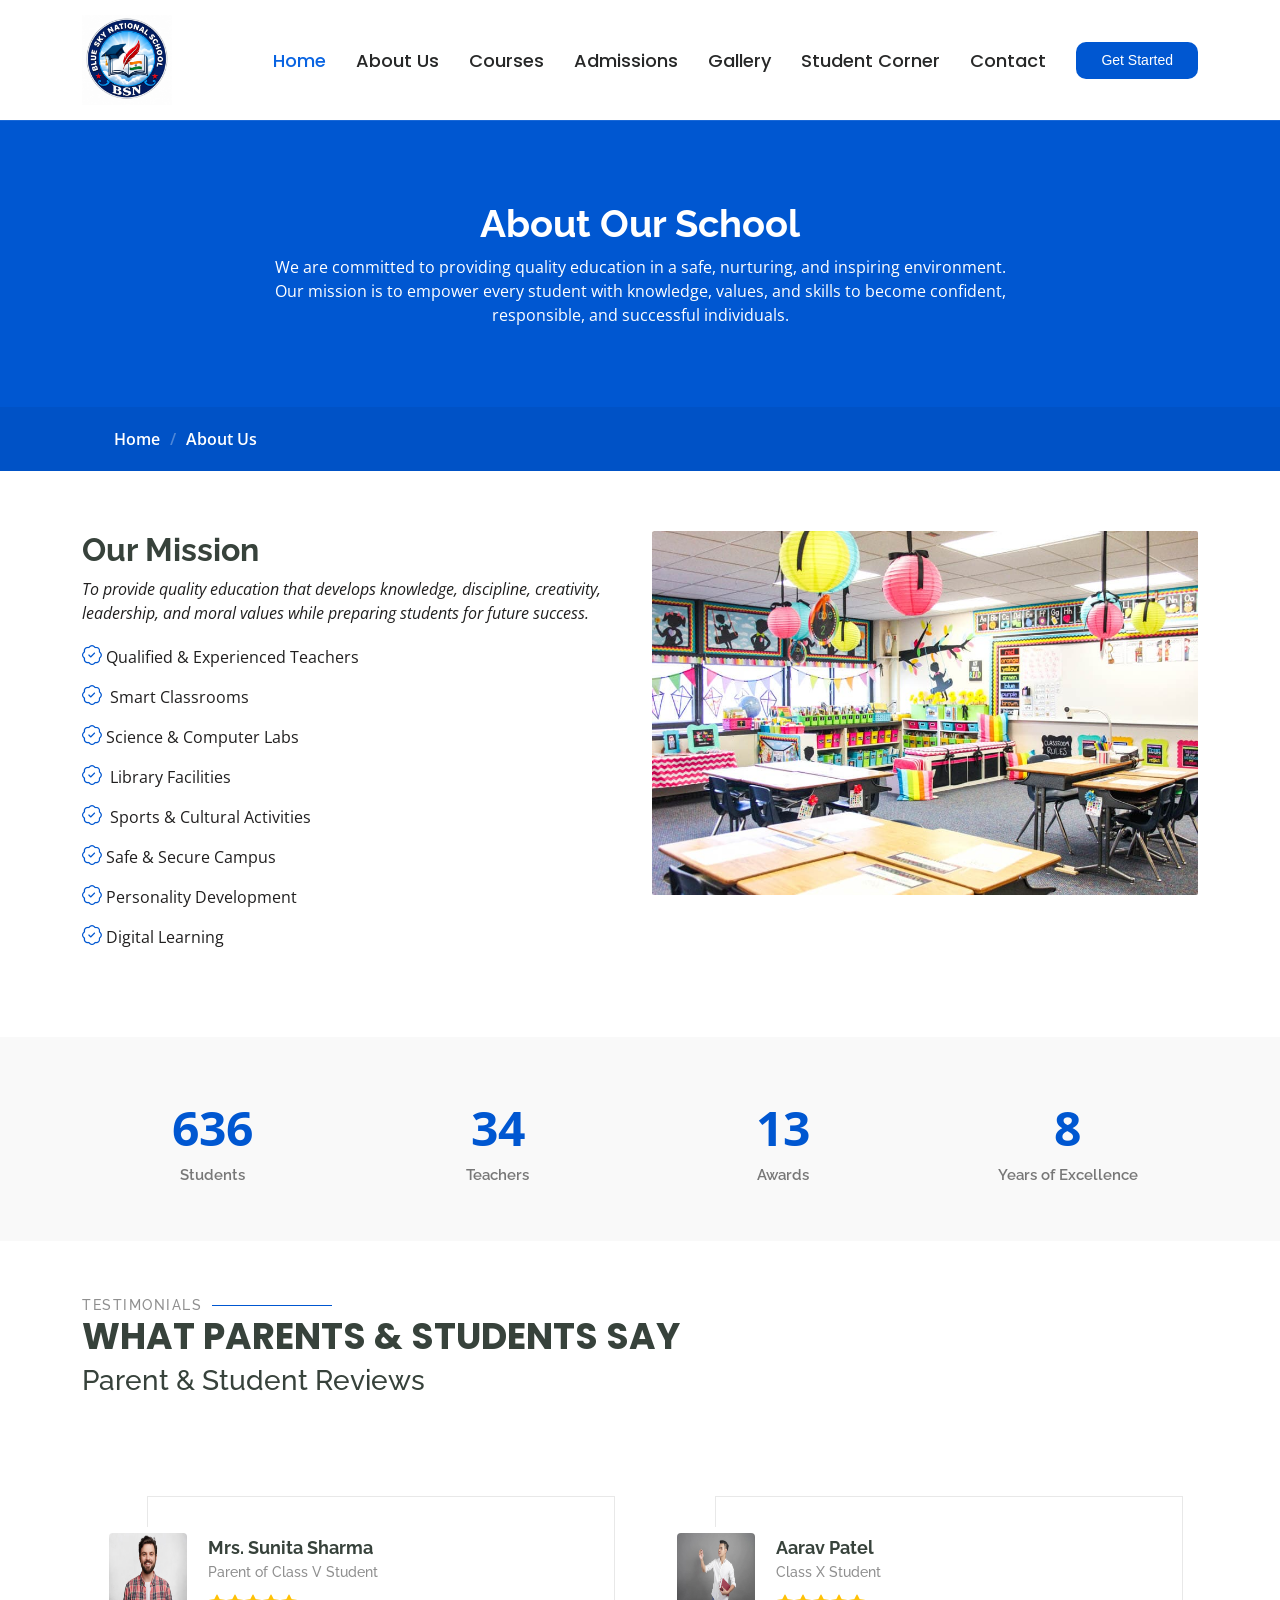
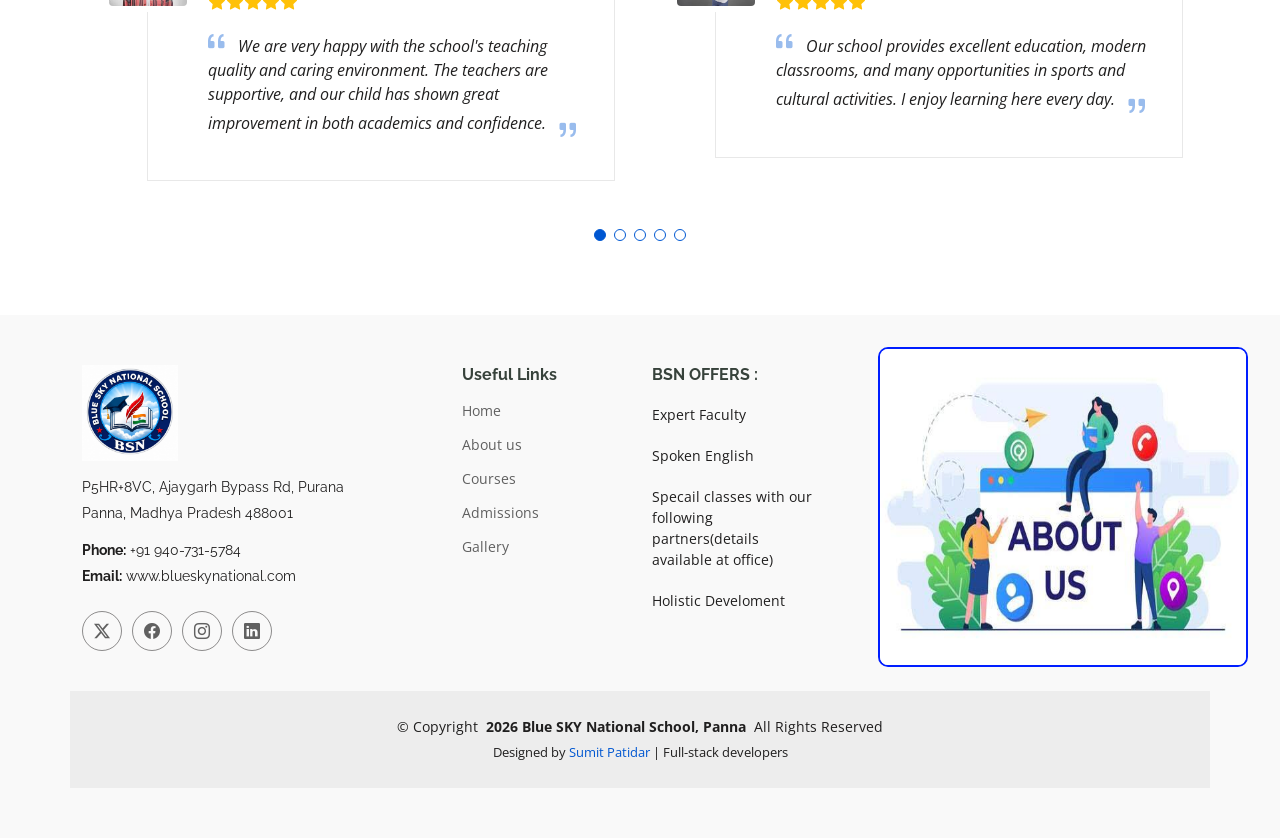
<file: about.html>
<!DOCTYPE html>
<html lang="en">

<head>
  <meta charset="utf-8">
  <meta content="width=device-width, initial-scale=1.0" name="viewport">
  <title>About - Mentor Bootstrap Template</title>
  <meta name="description" content="">
  <meta name="keywords" content="">

  <!-- Favicons -->
  <link href="assets/img/favicon.png" rel="icon">
  <link href="assets/img/apple-touch-icon.png" rel="apple-touch-icon">

  <!-- Fonts -->
  <link href="https://fonts.googleapis.com" rel="preconnect">
  <link href="https://fonts.gstatic.com" rel="preconnect" crossorigin>
  <link href="https://fonts.googleapis.com/css2?family=Open+Sans:ital,wght@0,300;0,400;0,500;0,600;0,700;0,800;1,300;1,400;1,500;1,600;1,700;1,800&family=Poppins:ital,wght@0,100;0,200;0,300;0,400;0,500;0,600;0,700;0,800;0,900;1,100;1,200;1,300;1,400;1,500;1,600;1,700;1,800;1,900&family=Raleway:ital,wght@0,100;0,200;0,300;0,400;0,500;0,600;0,700;0,800;0,900;1,100;1,200;1,300;1,400;1,500;1,600;1,700;1,800;1,900&display=swap" rel="stylesheet">

  <!-- Vendor CSS Files -->
  <link href="assets/vendor/bootstrap/css/bootstrap.min.css" rel="stylesheet">
  <link href="assets/vendor/bootstrap-icons/bootstrap-icons.css" rel="stylesheet">
  <link href="assets/vendor/aos/aos.css" rel="stylesheet">
  <link href="assets/vendor/glightbox/css/glightbox.min.css" rel="stylesheet">
  <link href="assets/vendor/swiper/swiper-bundle.min.css" rel="stylesheet">

  <!-- Main CSS File -->
  <link href="assets/css/main.css" rel="stylesheet">

  <!-- =======================================================
  * Template Name: Mentor
  * Template URL: https://bootstrapmade.com/mentor-free-education-bootstrap-theme/
  * Updated: Jul 07 2025 with Bootstrap v5.3.7
  * Author: BootstrapMade.com
  * License: https://bootstrapmade.com/license/
  ======================================================== -->
</head>

<body class="about-page">

  <header id="header" class="header d-flex align-items-center sticky-top">
    <div class="container-fluid container-xl position-relative d-flex align-items-center">

      <a href="index.html" class="logo d-flex align-items-center me-auto">
        <!-- Uncomment the line below if you also wish to use an image logo -->
        <!-- <img src="assets/img/logo.webp" alt=""> -->
        <img src="./assets/img/logo.png" alt="Logo">
      </a>

      <nav id="navmenu" class="navmenu">
         <ul>
          <li><a href="index.html" class="active">Home<br></a></li>
          <li class="dropdown"><a href="about.html"><span>About Us</span> </i></a>
         
          </li>
          <li><a href="courses.html">Courses</a></li>
          <li><a href="trainers.html">Admissions</a></li>
          <li><a href="events.html">Gallery</a></li>
          <li><a href="pricing.html">Student Corner</a></li>
          
          <li><a href="contact.html">Contact</a></li>
        </ul>
        <i class="mobile-nav-toggle d-xl-none bi bi-list"></i>
      </nav>

      <a class="btn-getstarted" href="trainers.html">Get Started</a>

    </div>
  </header>

  <main class="main">

    <!-- Page Title -->
    <div class="page-title" data-aos="fade">
      <div class="heading">
        <div class="container">
          <div class="row d-flex justify-content-center text-center">
            <div class="col-lg-8">
              <h1>About Our School<br></h1>
              <p class="mb-0">We are committed to providing quality education in a safe, nurturing, and inspiring environment. Our mission is to empower every student with knowledge, values, and skills to become confident, responsible, and successful individuals.</p>
            </div>
          </div>
        </div>
      </div>
      <nav class="breadcrumbs">
        <div class="container">
          <ol>
            <li><a href="index.html">Home</a></li>
            <li class="current">About Us<br></li>
          </ol>
        </div>
      </nav>
    </div><!-- End Page Title -->

    <!-- About Us Section -->
    <section id="about-us" class="section about-us">

      <div class="container">

        <div class="row gy-4">

          <div class="col-lg-6 order-1 order-lg-2" data-aos="fade-up" data-aos-delay="100">
            <img src="assets/img/About_image.png" style="border-radius: 2px;" class="img-fluid" alt="">
          </div>

          <div class="col-lg-6 order-2 order-lg-1 content" data-aos="fade-up" data-aos-delay="200">
            <h3>Our Mission</h3>
            <p class="fst-italic">To provide quality education that develops knowledge, discipline, creativity, leadership, and moral values while preparing students for future success.</p>
            <ul>
              <li><i class="bi bi-patch-check"></i><span>Qualified & Experienced Teachers</span></li>
              <li><i class="bi bi-patch-check"></i> <span>Smart Classrooms</span></li>
              <li><i class="bi bi-patch-check"></i><span>Science & Computer Labs</span></li>
              <li><i class="bi bi-patch-check"></i> <span>Library Facilities</span></li>
              <li><i class="bi bi-patch-check"></i> <span>Sports & Cultural Activities</span></li>
              <li><i class="bi bi-patch-check"></i><span>Safe & Secure Campus</span></li>
              <li><i class="bi bi-patch-check"></i><span>Personality Development</span></li>
              <li><i class="bi bi-patch-check"></i><span>Digital Learning</span></li>
            </ul>
          </div>

        </div>

      </div>

    </section><!-- /About Us Section -->

    <!-- Counts Section -->
    <section id="counts" class="section counts light-background">

      <div class="container" data-aos="fade-up" data-aos-delay="100">

        <div class="row gy-4">

          <div class="col-lg-3 col-md-6">
            <div class="stats-item text-center w-100 h-100">
              <span data-purecounter-start="0" data-purecounter-end="1200" data-purecounter-duration="1" class="purecounter"></span>
              <p>Students</p>
            </div>
          </div><!-- End Stats Item -->

          <div class="col-lg-3 col-md-6">
            <div class="stats-item text-center w-100 h-100">
              <span data-purecounter-start="0" data-purecounter-end="65" data-purecounter-duration="1" class="purecounter"></span>
              <p>Teachers</p>
            </div>
          </div><!-- End Stats Item -->

          <div class="col-lg-3 col-md-6">
            <div class="stats-item text-center w-100 h-100">
              <span data-purecounter-start="0" data-purecounter-end="25" data-purecounter-duration="1" class="purecounter"></span>
              <p>Awards</p>
            </div>
          </div><!-- End Stats Item -->

          <div class="col-lg-3 col-md-6">
            <div class="stats-item text-center w-100 h-100">
              <span data-purecounter-start="0" data-purecounter-end="15" data-purecounter-duration="1" class="purecounter"></span>
              <p>Years of Excellence</p>
            </div>
          </div><!-- End Stats Item -->

        </div>

      </div>

    </section><!-- /Counts Section -->

    <!-- Testimonials Section -->
    <section id="testimonials" class="testimonials section">

      <!-- Section Title -->
      <div class="container section-title" data-aos="fade-up">
        <h2>TESTIMONIALS</h2>
        <p>What Parents & Students Say</p>
        <h3>Parent & Student Reviews</h3>
      </div><!-- End Section Title -->

      <div class="container" data-aos="fade-up" data-aos-delay="100">

        <div class="swiper init-swiper">
          <script type="application/json" class="swiper-config">
            {
              "loop": true,
              "speed": 600,
              "autoplay": {
                "delay": 5000
              },
              "slidesPerView": "auto",
              "pagination": {
                "el": ".swiper-pagination",
                "type": "bullets",
                "clickable": true
              },
              "breakpoints": {
                "320": {
                  "slidesPerView": 1,
                  "spaceBetween": 40
                },
                "1200": {
                  "slidesPerView": 2,
                  "spaceBetween": 20
                }
              }
            }
          </script>
          <div class="swiper-wrapper">

            <div class="swiper-slide">
              <div class="testimonial-wrap">
                <div class="testimonial-item">
                  <img src="assets/img/Parent1image.png" style="height: 85px; width: 90px;" class="testimonial-img" alt="">
                  <h3>Mrs. Sunita Sharma</h3>
                  <h4>Parent of Class V Student</h4>
                  <div class="stars">
                    <i class="bi bi-star-fill"></i><i class="bi bi-star-fill"></i><i class="bi bi-star-fill"></i><i class="bi bi-star-fill"></i><i class="bi bi-star-fill"></i>
                  </div>
                  <p>
                    <i class="bi bi-quote quote-icon-left"></i>
                    <span>We are very happy with the school's teaching quality and caring environment. The teachers are supportive, and our child has shown great improvement in both academics and confidence.</span>
                    <i class="bi bi-quote quote-icon-right"></i>
                  </p>
                </div>
              </div>
            </div><!-- End testimonial item -->

            <div class="swiper-slide">
              <div class="testimonial-wrap">
                <div class="testimonial-item">
                  <img src="assets/img/student1image.png"style="height: 85px; width: 90px;" class="testimonial-img" alt="">
                  <h3>Aarav Patel</h3>
                  <h4>Class X Student</h4>
                  <div class="stars">
                    <i class="bi bi-star-fill"></i><i class="bi bi-star-fill"></i><i class="bi bi-star-fill"></i><i class="bi bi-star-fill"></i><i class="bi bi-star-fill"></i>
                  </div>
                  <p>
                    <i class="bi bi-quote quote-icon-left"></i>
                    <span>Our school provides excellent education, modern classrooms, and many opportunities in sports and cultural activities. I enjoy learning here every day.</span>
                    <i class="bi bi-quote quote-icon-right"></i>
                  </p>
                </div>
              </div>
            </div><!-- End testimonial item -->

            <div class="swiper-slide">
              <div class="testimonial-wrap">
                <div class="testimonial-item">
                  <img src="assets/img/Parent2image.png"style="height: 85px; width: 90px;" class="testimonial-img" alt="">
                  <h3>Mr. Rajesh Verma</h3>
                  <h4>Parent of Class VIII Student</h4>
                  <div class="stars">
                    <i class="bi bi-star-fill"></i><i class="bi bi-star-fill"></i><i class="bi bi-star-fill"></i><i class="bi bi-star-fill"></i><i class="bi bi-star-fill"></i>
                  </div>
                  <p>
                    <i class="bi bi-quote quote-icon-left"></i>
                    <span>The school focuses not only on studies but also on discipline, values, and personality development. We are proud to be a part of this school.</span>
                    <i class="bi bi-quote quote-icon-right"></i>
                  </p>
                </div>
              </div>
            </div><!-- End testimonial item -->

            <div class="swiper-slide">
              <div class="testimonial-wrap">
                <div class="testimonial-item">
                  <img src="assets/img/student2image.png"style="height: 85px; width: 90px;" class="testimonial-img" alt="">
                  <h3>Priya Singh</h3>
                  <h4>Class XII Student</h4>
                  <div class="stars">
                    <i class="bi bi-star-fill"></i><i class="bi bi-star-fill"></i><i class="bi bi-star-fill"></i><i class="bi bi-star-fill"></i><i class="bi bi-star-fill"></i>
                  </div>
                  <p>
                    <i class="bi bi-quote quote-icon-left"></i>
                    <span>The teachers always encourage us to do our best. The school has excellent facilities, friendly staff, and a positive learning environment.</span>
                    <i class="bi bi-quote quote-icon-right"></i>
                  </p>
                </div>
              </div>
            </div><!-- End testimonial item -->

            <div class="swiper-slide">
              <div class="testimonial-wrap">
                <div class="testimonial-item">
                  <img src="assets/img/Parent3image.png"style="height: 85px; width: 90px;" class="testimonial-img" alt="">
                  <h3>Mr. Amit Joshi</h3>
                  <h4>Parent of Class III Student</h4>
                  <div class="stars">
                    <i class="bi bi-star-fill"></i><i class="bi bi-star-fill"></i><i class="bi bi-star-fill"></i><i class="bi bi-star-fill"></i><i class="bi bi-star-fill"></i>
                  </div>
                  <p>
                    <i class="bi bi-quote quote-icon-left"></i>
                    <span>This school provides a safe, disciplined, and inspiring learning environment. The teachers give personal attention to every child, and we are delighted with our child's overall development.</span>
                    <i class="bi bi-quote quote-icon-right"></i>
                  </p>
                </div>
              </div>
            </div><!-- End testimonial item -->

          </div>
          <div class="swiper-pagination"></div>
        </div>
      </div>
    </section><!-- /Testimonials Section -->
  </main>

 <footer id="footer" class="footer position-relative light-background">

    <div class="container footer-top">
      <div class="row gy-4">
        <div class="col-lg-4 col-md-6 footer-about">
          <a href="index.html" class="logo d-flex align-items-center">
            <img  src="./assets/img/logo.png" alt="Logo">
          </a>
          <div class="footer-contact pt-3">
            <p>P5HR+8VC, Ajaygarh Bypass Rd, Purana </p>
            <p> Panna, Madhya Pradesh 488001</p>
            <p class="mt-3"><strong>Phone:</strong> <span>+91  940-731-5784</span></p>
            <p><strong>Email:</strong> <span>www.blueskynational.com</span></p>
          </div>
          <div class="social-links d-flex mt-4">
            <a href=""><i class="bi bi-twitter-x"></i></a>
            <a href=""><i class="bi bi-facebook"></i></a>
            <a href="https://www.instagram.com/blueskynational?utm_source=ig_web_button_share_sheet&igsh=ZDNlZDc0MzIxNw=="><i class="bi bi-instagram"></i></a>
            <a href=""><i class="bi bi-linkedin"></i></a>
          </div>
        </div>

        <div class="col-lg-2 col-md-3 footer-links">
          <h4>Useful Links</h4>
          <ul>
            <li><a href="#">Home</a></li>
            <li><a href="#">About us</a></li>
            <li><a href="#">Courses</a></li>
            <li><a href="#">Admissions</a></li>
            <li><a href="#">Gallery</a></li>
          </ul>
        </div>

        <div class="col-lg-2 col-md-3 footer-links">
          <h4>BSN OFFERS : </h4>
          <ul>
            <li>Expert Faculty</a></li>
            <li>Spoken English</a></li>
            <li>Specail classes with our following partners(details available at office)</a></li>
            <li>Holistic Develoment</a></li>
            
          </ul>
        </div>

        <div class="col-lg-4 col-md-12 footer-newsletter">
          
          <form action="forms/newsletter.php" method="post" class="php-email-form">
            <img class="img_use" src="assets/img/About_page_image.png" style="height: 320px; width: 370px;"/>
          </form>
        </div>

      </div>
    </div>

    <div class="container copyright text-center mt-4">
      <p>© <span>Copyright</span> <strong class="px-1 sitename">2026 Blue SKY National School, Panna</strong> <span>All Rights Reserved</span></p>
      <div class="credits">
        <!-- All the links in the footer should remain intact. -->
        <!-- You can delete the links only if you've purchased the pro version. -->
        <!-- Licensing information: https://bootstrapmade.com/license/ -->
        <!-- Purchase the pro version with working PHP/AJAX contact form: [buy-url] -->
        Designed by <a href="https://my-portfolio-psi-seven-97.vercel.app/" target="_main">Sumit Patidar</a> | Full-stack developers</a>
      </div>
    </div>

  </footer>
  <!-- Scroll Top -->
  <a href="#" id="scroll-top" class="scroll-top d-flex align-items-center justify-content-center"><i class="bi bi-arrow-up-short"></i></a>

  <!-- Preloader -->
  <div id="preloader"></div>

  <!-- Vendor JS Files -->
  <script src="assets/vendor/bootstrap/js/bootstrap.bundle.min.js"></script>
  <script src="assets/vendor/php-email-form/validate.js"></script>
  <script src="assets/vendor/aos/aos.js"></script>
  <script src="assets/vendor/glightbox/js/glightbox.min.js"></script>
  <script src="assets/vendor/purecounter/purecounter_vanilla.js"></script>
  <script src="assets/vendor/swiper/swiper-bundle.min.js"></script>

  <!-- Main JS File -->
  <script src="assets/js/main.js"></script>

</body>

</html>
</file>
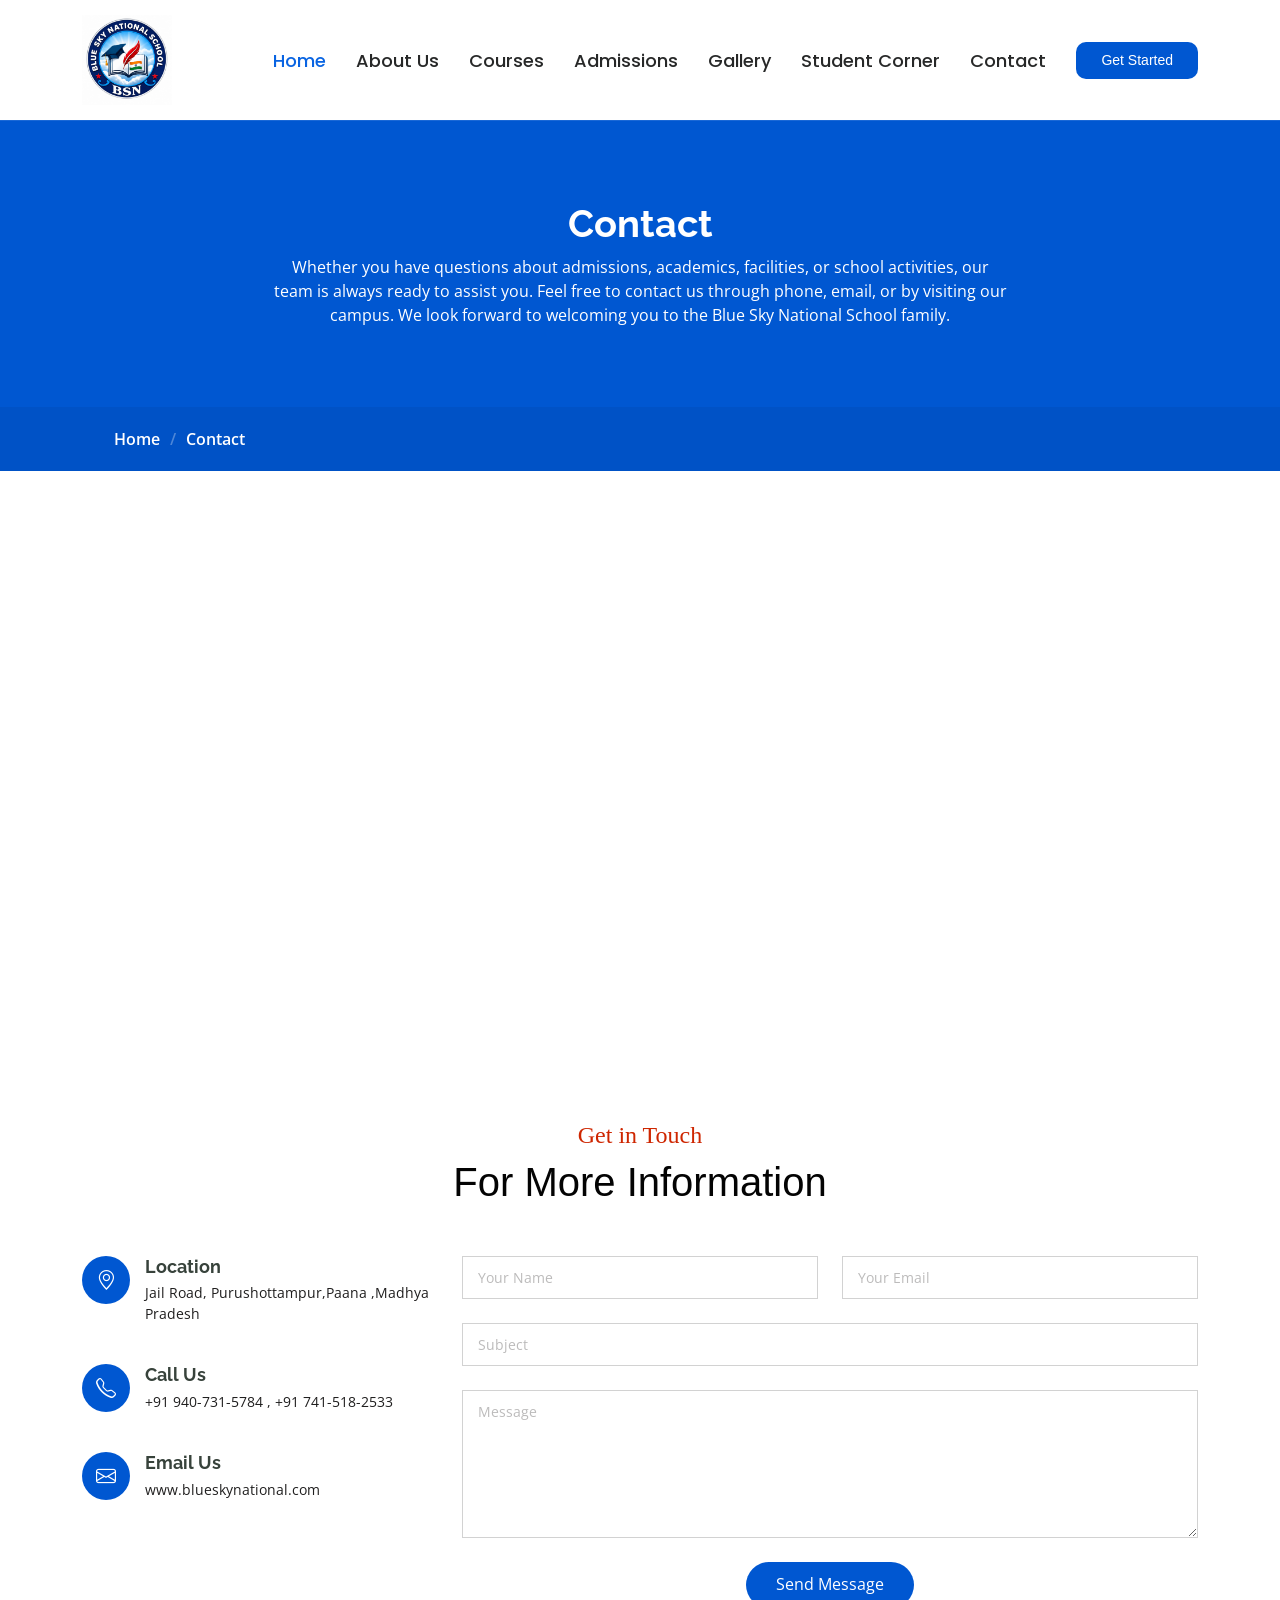
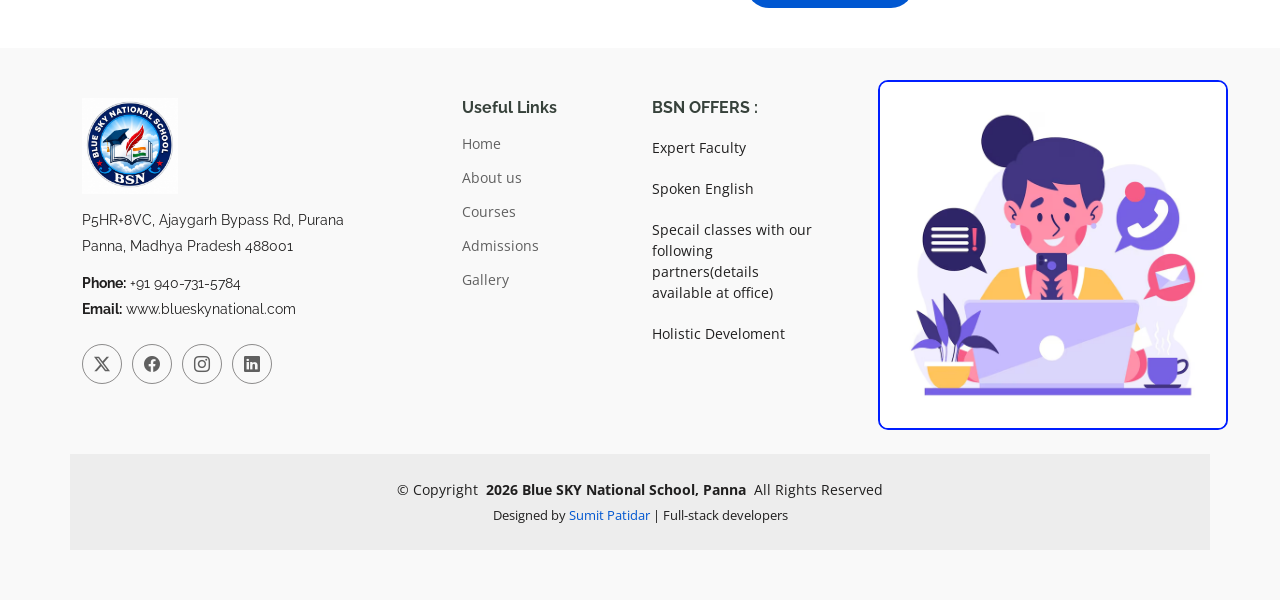
<file: contact.html>
<!DOCTYPE html>
<html lang="en">

<head>
  <meta charset="utf-8">
  <meta content="width=device-width, initial-scale=1.0" name="viewport">
  <title>Contact - Mentor Bootstrap Template</title>
  <meta name="description" content="">
  <meta name="keywords" content="">

  <!-- Favicons -->
  <link href="assets/img/favicon.png" rel="icon">
  <link href="assets/img/apple-touch-icon.png" rel="apple-touch-icon">

  <!-- Fonts -->
  <link href="https://fonts.googleapis.com" rel="preconnect">
  <link href="https://fonts.gstatic.com" rel="preconnect" crossorigin>
  <link href="https://fonts.googleapis.com/css2?family=Open+Sans:ital,wght@0,300;0,400;0,500;0,600;0,700;0,800;1,300;1,400;1,500;1,600;1,700;1,800&family=Poppins:ital,wght@0,100;0,200;0,300;0,400;0,500;0,600;0,700;0,800;0,900;1,100;1,200;1,300;1,400;1,500;1,600;1,700;1,800;1,900&family=Raleway:ital,wght@0,100;0,200;0,300;0,400;0,500;0,600;0,700;0,800;0,900;1,100;1,200;1,300;1,400;1,500;1,600;1,700;1,800;1,900&display=swap" rel="stylesheet">

  <!-- Vendor CSS Files -->
  <link href="assets/vendor/bootstrap/css/bootstrap.min.css" rel="stylesheet">
  <link href="assets/vendor/bootstrap-icons/bootstrap-icons.css" rel="stylesheet">
  <link href="assets/vendor/aos/aos.css" rel="stylesheet">
  <link href="assets/vendor/glightbox/css/glightbox.min.css" rel="stylesheet">
  <link href="assets/vendor/swiper/swiper-bundle.min.css" rel="stylesheet">

  <!-- Main CSS File -->
  <link href="assets/css/main.css" rel="stylesheet">

  <!-- =======================================================
  * Template Name: Mentor
  * Template URL: https://bootstrapmade.com/mentor-free-education-bootstrap-theme/
  * Updated: Jul 07 2025 with Bootstrap v5.3.7
  * Author: BootstrapMade.com
  * License: https://bootstrapmade.com/license/
  ======================================================== -->
</head>

<body class="contact-page">

  <header id="header" class="header d-flex align-items-center sticky-top">
    <div class="container-fluid container-xl position-relative d-flex align-items-center">

      <a href="index.html" class="logo d-flex align-items-center me-auto">
        <!-- Uncomment the line below if you also wish to use an image logo -->
        <!-- <img src="assets/img/logo.webp" alt=""> -->
        <img src="./assets/img/logo.png" alt="Logo">
      </a>

      <nav id="navmenu" class="navmenu">
         <ul>
          <li><a href="index.html" class="active">Home<br></a></li>
          <li><a href="about.html"><span>About Us</span> </i></a>
           
          </li>
          <li><a href="courses.html">Courses</a></li>
          <li><a href="trainers.html">Admissions</a></li>
          <li><a href="events.html">Gallery</a></li>
          <li><a href="pricing.html">Student Corner</a></li>
          
          <li><a href="contact.html">Contact</a></li>
        </ul>
        <i class="mobile-nav-toggle d-xl-none bi bi-list"></i>
      </nav>

      <a class="btn-getstarted" href="trainers.html">Get Started</a>

    </div>
  </header>

  <main class="main">

    <!-- Page Title -->
    <div class="page-title" data-aos="fade">
      <div class="heading">
        
        <div class="container">
          <div class="row d-flex justify-content-center text-center">
            <div class="col-lg-8">
              <h1>Contact</h1>
              <p class="mb-0">Whether you have questions about admissions, academics, facilities, or school activities, our team is always ready to assist you. Feel free to contact us through phone, email, or by visiting our campus. We look forward to welcoming you to the Blue Sky National School family.</p>
            </div>
          </div>
        </div>
      </div>
      <nav class="breadcrumbs">
        <div class="container" >
          <ol>
            <li><a href="index.html">Home</a></li>
            <li class="current">Contact</li>
          </ol>
        </div>
      </nav>
    </div><!-- End Page Title -->

    <!-- Contact Section -->
    <section id="contact" class="contact section">

      <div class="mb-5" data-aos="fade-up" data-aos-delay="200">
        <iframe  style="border:0; width: 100%; height: 600px;" src="https://www.google.com/maps/embed?pb=!1m18!1m12!1m3!1d3623.9580366385726!2d80.18982105243526!3d24.72832088195663!2m3!1f0!2f0!3f0!3m2!1i1024!2i768!4f13.1!3m3!1m2!1s0x3983057773e76963%3A0x30ac0942085110d9!2sBlue%20Sky%20National%20School%20Panna%20M.P!5e0!3m2!1sen!2sin!4v1781369067660!5m2!1sen!2sin" width="600" height="450" style="border:0;" allowfullscreen="" loading="lazy" referrerpolicy="no-referrer-when-downgrade"></iframe>
        <h3 class="tokone">Get in Touch</h3>
        <h1 class="toksecond">For More Information</h1>
      </div><!-- End Google Maps -->
      

      <div class="container" data-aos="fade-up" data-aos-delay="100">

        <div class="row gy-4">

          <div class="col-lg-4">
            <div class="info-item d-flex" data-aos="fade-up" data-aos-delay="300">
              <i class="bi bi-geo-alt flex-shrink-0"></i>
              <div>
                <h3>Location</h3>
                <p>Jail Road, Purushottampur,Paana ,Madhya Pradesh</p>
              </div>
            </div><!-- End Info Item -->

            <div class="info-item d-flex" data-aos="fade-up" data-aos-delay="400">
              <i class="bi bi-telephone flex-shrink-0"></i>
              <div>
                <h3>Call Us</h3>
                <p>+91 940-731-5784 , +91 741-518-2533</p>
              </div>
            </div><!-- End Info Item -->

            <div class="info-item d-flex" data-aos="fade-up" data-aos-delay="500">
              <i class="bi bi-envelope flex-shrink-0"></i>
              <div>
                <h3>Email Us</h3>
                <p>www.blueskynational.com</p>
              </div>
            </div><!-- End Info Item -->

          </div>

          <div class="col-lg-8">
            <form action="forms/contact.php" method="post" class="php-email-form" data-aos="fade-up" data-aos-delay="200">
              <div class="row gy-4">

                <div class="col-md-6">
                  <input type="text" name="name" class="form-control" placeholder="Your Name" required="">
                </div>

                <div class="col-md-6 ">
                  <input type="email" class="form-control" name="email" placeholder="Your Email" required="">
                </div>

                <div class="col-md-12">
                  <input type="text" class="form-control" name="subject" placeholder="Subject" required="">
                </div>

                <div class="col-md-12">
                  <textarea class="form-control" name="message" rows="6" placeholder="Message" required=""></textarea>
                </div>

                <div class="col-md-12 text-center">
                  <div class="loading">Loading</div>
                  <div class="error-message"></div>
                  <div class="sent-message">Your message has been sent. Thank you!</div>

                  <button type="submit">Send Message</button>
                </div>

              </div>
            </form>
          </div><!-- End Contact Form -->

        </div>

      </div>

    </section><!-- /Contact Section -->

  </main>

  <footer id="footer" class="footer position-relative light-background">

    <div class="container footer-top">
      <div class="row gy-4">
        <div class="col-lg-4 col-md-6 footer-about">
          <a href="index.html" class="logo d-flex align-items-center">
            <img  src="./assets/img/logo.png" alt="Logo">
          </a>
          <div class="footer-contact pt-3">
            <p>P5HR+8VC, Ajaygarh Bypass Rd, Purana </p>
            <p> Panna, Madhya Pradesh 488001</p>
            <p class="mt-3"><strong>Phone:</strong> <span>+91  940-731-5784</span></p>
            <p><strong>Email:</strong> <span>www.blueskynational.com</span></p>
          </div>
          <div class="social-links d-flex mt-4">
            <a href=""><i class="bi bi-twitter-x"></i></a>
            <a href=""><i class="bi bi-facebook"></i></a>
            <a href="https://www.instagram.com/blueskynational?utm_source=ig_web_button_share_sheet&igsh=ZDNlZDc0MzIxNw=="><i class="bi bi-instagram"></i></a>
            <a href=""><i class="bi bi-linkedin"></i></a>
          </div>
        </div>

        <div class="col-lg-2 col-md-3 footer-links">
          <h4>Useful Links</h4>
          <ul>
            <li><a href="#">Home</a></li>
            <li><a href="#">About us</a></li>
            <li><a href="#">Courses</a></li>
            <li><a href="#">Admissions</a></li>
            <li><a href="#">Gallery</a></li>
          </ul>
        </div>

        <div class="col-lg-2 col-md-3 footer-links">
          <h4>BSN OFFERS : </h4>
          <ul>
            <li>Expert Faculty</a></li>
            <li>Spoken English</a></li>
            <li>Specail classes with our following partners(details available at office)</a></li>
            <li>Holistic Develoment</a></li>
            
          </ul>
        </div>

        <div class="col-lg-4 col-md-12 footer-newsletter">
          
          <form action="forms/newsletter.php" method="post" class="php-email-form">
            <img class="img_use"    src="assets/img/contact.png"/>
          </form>
        </div>

      </div>
    </div>

    <div class="container copyright text-center mt-4">
      <p>© <span>Copyright</span> <strong class="px-1 sitename">2026 Blue SKY National School, Panna</strong> <span>All Rights Reserved</span></p>
      <div class="credits">
        <!-- All the links in the footer should remain intact. -->
        <!-- You can delete the links only if you've purchased the pro version. -->
        <!-- Licensing information: https://bootstrapmade.com/license/ -->
        <!-- Purchase the pro version with working PHP/AJAX contact form: [buy-url] -->
        Designed by <a href="https://my-portfolio-psi-seven-97.vercel.app/" target="_main">Sumit Patidar</a> | Full-stack developers</a>
      </div>
    </div>

  </footer>

  <!-- Scroll Top -->
  <a href="#" id="scroll-top" class="scroll-top d-flex align-items-center justify-content-center"><i class="bi bi-arrow-up-short"></i></a>

  <!-- Preloader -->
  <div id="preloader"></div>

  <!-- Vendor JS Files -->
  <script src="assets/vendor/bootstrap/js/bootstrap.bundle.min.js"></script>
  <script src="assets/vendor/php-email-form/validate.js"></script>
  <script src="assets/vendor/aos/aos.js"></script>
  <script src="assets/vendor/glightbox/js/glightbox.min.js"></script>
  <script src="assets/vendor/purecounter/purecounter_vanilla.js"></script>
  <script src="assets/vendor/swiper/swiper-bundle.min.js"></script>

  <!-- Main JS File -->
  <script src="assets/js/main.js"></script>

</body>

</html>
</file>
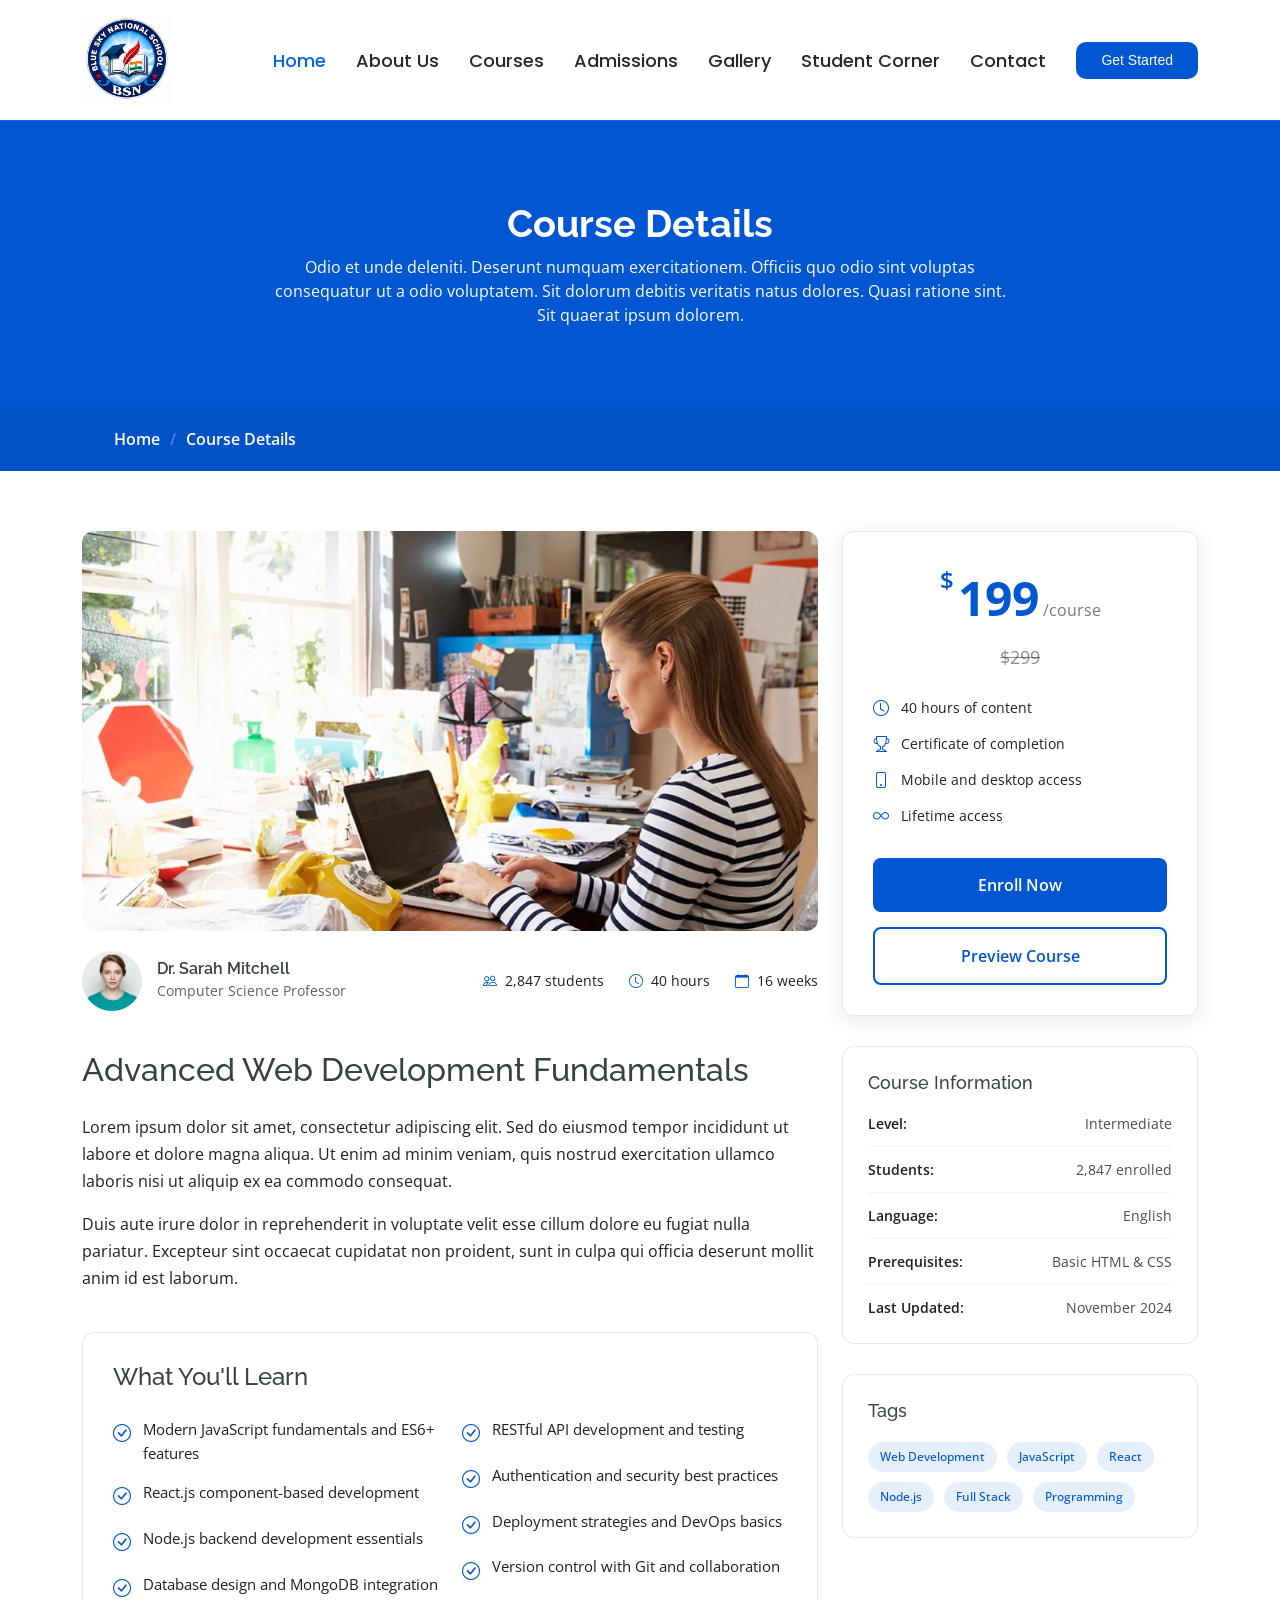
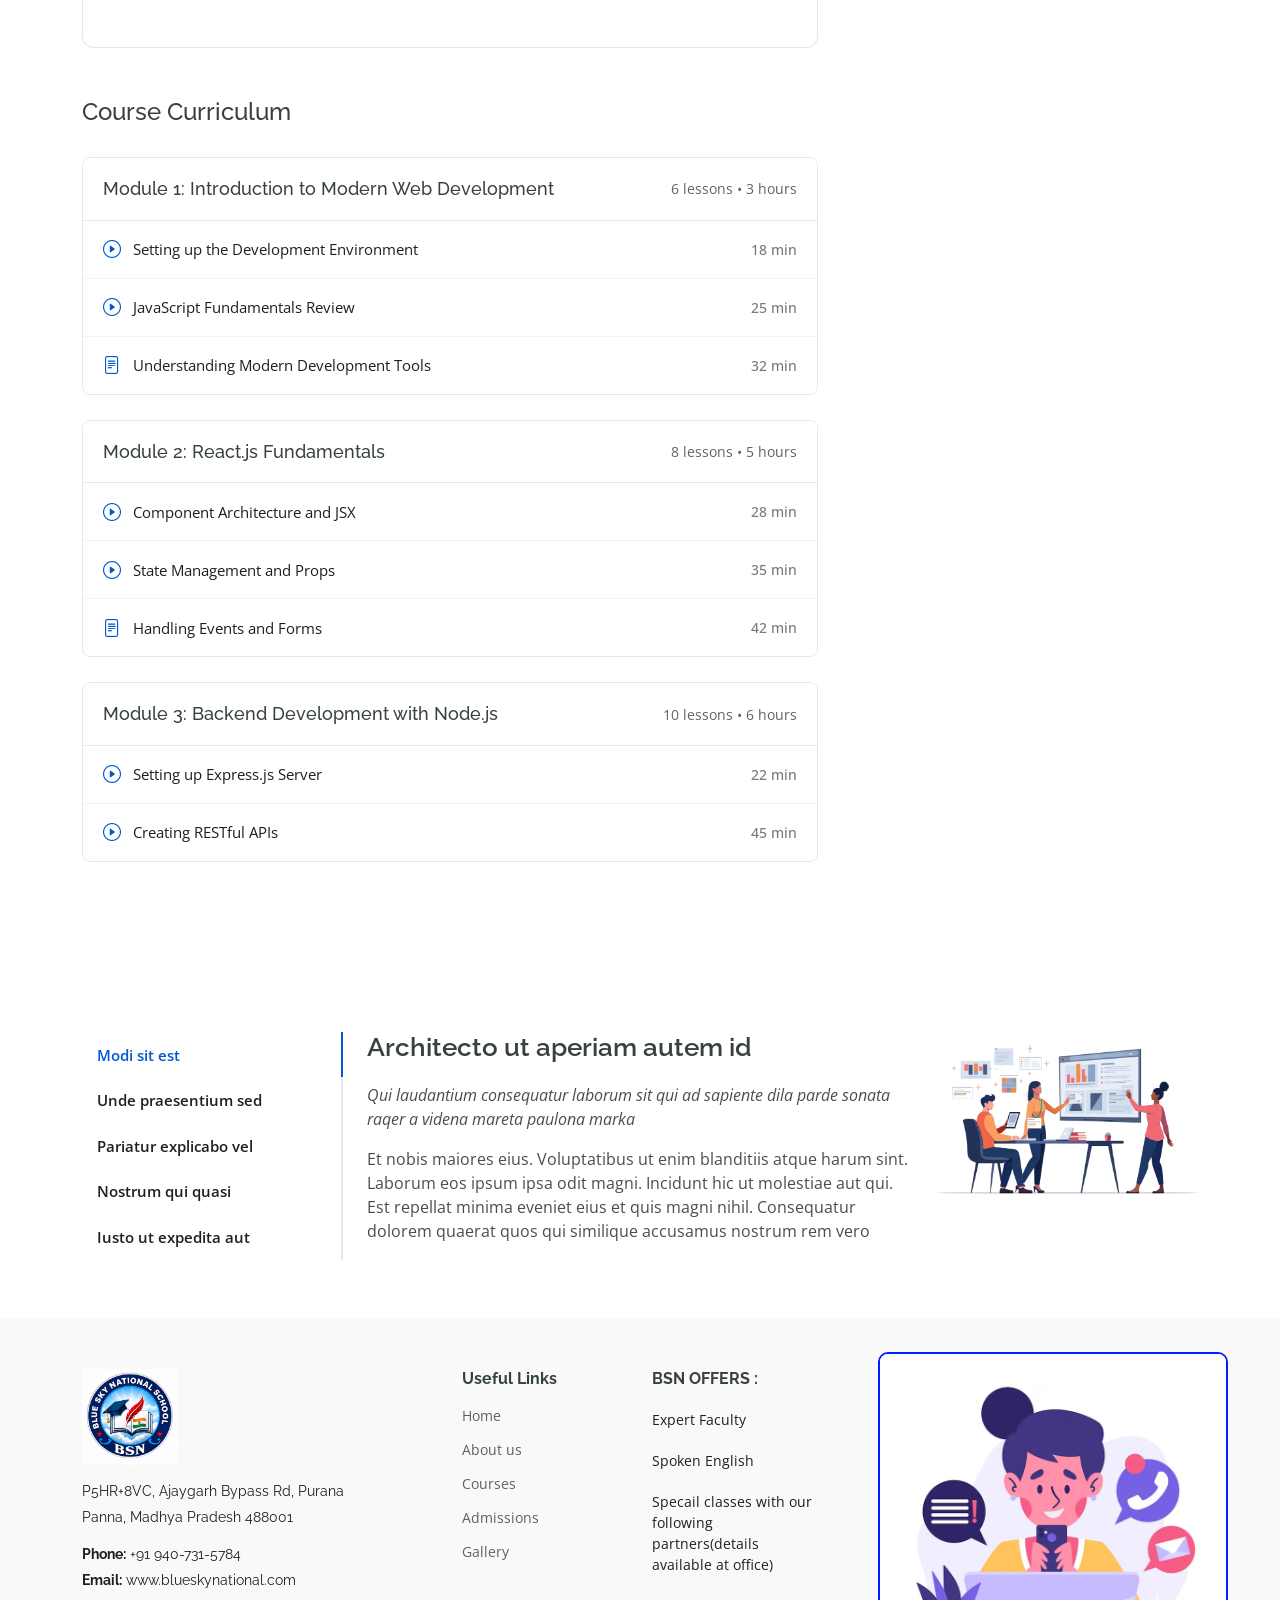
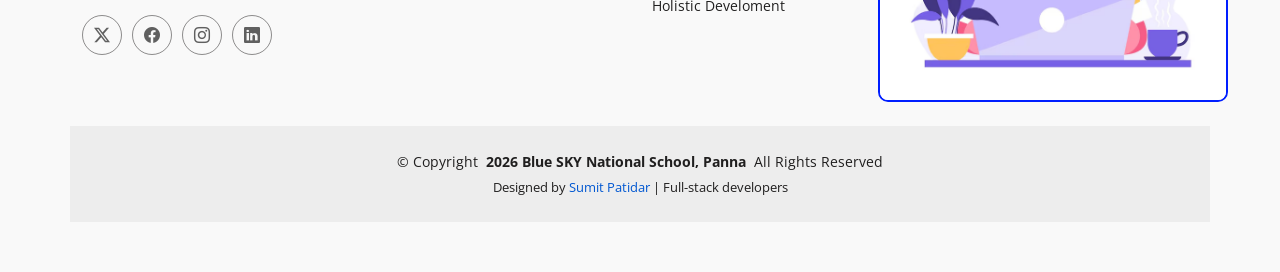
<file: course-details.html>
<!DOCTYPE html>
<html lang="en">

<head>
  <meta charset="utf-8">
  <meta content="width=device-width, initial-scale=1.0" name="viewport">
  <title>Course Details - Mentor Bootstrap Template</title>
  <meta name="description" content="">
  <meta name="keywords" content="">

  <!-- Favicons -->
  <link href="assets/img/favicon.png" rel="icon">
  <link href="assets/img/apple-touch-icon.png" rel="apple-touch-icon">

  <!-- Fonts -->
  <link href="https://fonts.googleapis.com" rel="preconnect">
  <link href="https://fonts.gstatic.com" rel="preconnect" crossorigin>
  <link href="https://fonts.googleapis.com/css2?family=Open+Sans:ital,wght@0,300;0,400;0,500;0,600;0,700;0,800;1,300;1,400;1,500;1,600;1,700;1,800&family=Poppins:ital,wght@0,100;0,200;0,300;0,400;0,500;0,600;0,700;0,800;0,900;1,100;1,200;1,300;1,400;1,500;1,600;1,700;1,800;1,900&family=Raleway:ital,wght@0,100;0,200;0,300;0,400;0,500;0,600;0,700;0,800;0,900;1,100;1,200;1,300;1,400;1,500;1,600;1,700;1,800;1,900&display=swap" rel="stylesheet">

  <!-- Vendor CSS Files -->
  <link href="assets/vendor/bootstrap/css/bootstrap.min.css" rel="stylesheet">
  <link href="assets/vendor/bootstrap-icons/bootstrap-icons.css" rel="stylesheet">
  <link href="assets/vendor/aos/aos.css" rel="stylesheet">
  <link href="assets/vendor/glightbox/css/glightbox.min.css" rel="stylesheet">
  <link href="assets/vendor/swiper/swiper-bundle.min.css" rel="stylesheet">

  <!-- Main CSS File -->
  <link href="assets/css/main.css" rel="stylesheet">

  <!-- =======================================================
  * Template Name: Mentor
  * Template URL: https://bootstrapmade.com/mentor-free-education-bootstrap-theme/
  * Updated: Jul 07 2025 with Bootstrap v5.3.7
  * Author: BootstrapMade.com
  * License: https://bootstrapmade.com/license/
  ======================================================== -->
</head>

<body class="course-details-page">

  <header id="header" class="header d-flex align-items-center sticky-top">
    <div class="container-fluid container-xl position-relative d-flex align-items-center">

      <a href="index.html" class="logo d-flex align-items-center me-auto">
        <!-- Uncomment the line below if you also wish to use an image logo -->
        <!-- <img src="assets/img/logo.webp" alt=""> -->
        <img src="./assets/img/logo.png" alt="Logo">
      </a>

      <nav id="navmenu" class="navmenu">
         <ul>
          <li><a href="index.html" class="active">Home<br></a></li>
          <li><a href="about.html"><span>About Us</span> </i></a>
            
          </li>
          <li><a href="courses.html">Courses</a></li>
          <li><a href="trainers.html">Admissions</a></li>
          <li><a href="events.html">Gallery</a></li>
          <li><a href="pricing.html">Student Corner</a></li>
          
          <li><a href="contact.html">Contact</a></li>
        </ul>
        <i class="mobile-nav-toggle d-xl-none bi bi-list"></i>
      </nav>

      <a class="btn-getstarted" href="trainers.html">Get Started</a>

    </div>
  </header>

  <main class="main">

    <!-- Page Title -->
    <div class="page-title" data-aos="fade">
      <div class="heading">
        <div class="container">
          <div class="row d-flex justify-content-center text-center">
            <div class="col-lg-8">
              <h1>Course Details</h1>
              <p class="mb-0">Odio et unde deleniti. Deserunt numquam exercitationem. Officiis quo odio sint voluptas consequatur ut a odio voluptatem. Sit dolorum debitis veritatis natus dolores. Quasi ratione sint. Sit quaerat ipsum dolorem.</p>
            </div>
          </div>
        </div>
      </div>
      <nav class="breadcrumbs">
        <div class="container">
          <ol>
            <li><a href="index.html">Home</a></li>
            <li class="current">Course Details</li>
          </ol>
        </div>
      </nav>
    </div><!-- End Page Title -->

    <!-- Course Details Section -->
    <section id="course-details" class="course-details section">

      <div class="container" data-aos="fade-up" data-aos-delay="100">

        <div class="row">
          <div class="col-lg-8">

            <!-- Course Header -->
            <div class="course-header" data-aos="fade-up" data-aos-delay="200">
              <div class="course-image">
                <img src="assets/img/course/course-details-1.webp" alt="Course Image" class="img-fluid">
              </div>
              <div class="course-meta">
                <div class="instructor">
                  <img src="assets/img/person/person-f-3.webp" alt="Instructor" class="instructor-avatar">
                  <div class="instructor-info">
                    <h6>Dr. Sarah Mitchell</h6>
                    <span>Computer Science Professor</span>
                  </div>
                </div>
                <div class="course-stats">
                  <div class="stat-item">
                    <i class="bi bi-people"></i>
                    <span>2,847 students</span>
                  </div>
                  <div class="stat-item">
                    <i class="bi bi-clock"></i>
                    <span>40 hours</span>
                  </div>
                  <div class="stat-item">
                    <i class="bi bi-calendar"></i>
                    <span>16 weeks</span>
                  </div>
                </div>
              </div>
            </div><!-- End Course Header -->

            <!-- Course Content -->
            <div class="course-content" data-aos="fade-up" data-aos-delay="300">
              <h2>Advanced Web Development Fundamentals</h2>

              <div class="course-description">
                <p>Lorem ipsum dolor sit amet, consectetur adipiscing elit. Sed do eiusmod tempor incididunt ut labore et dolore magna aliqua. Ut enim ad minim veniam, quis nostrud exercitation ullamco laboris nisi ut aliquip ex ea commodo consequat.</p>

                <p>Duis aute irure dolor in reprehenderit in voluptate velit esse cillum dolore eu fugiat nulla pariatur. Excepteur sint occaecat cupidatat non proident, sunt in culpa qui officia deserunt mollit anim id est laborum.</p>
              </div>

              <div class="what-you-learn">
                <h3>What You'll Learn</h3>
                <div class="row">
                  <div class="col-md-6">
                    <ul class="learn-list">
                      <li><i class="bi bi-check-circle"></i>Modern JavaScript fundamentals and ES6+ features</li>
                      <li><i class="bi bi-check-circle"></i>React.js component-based development</li>
                      <li><i class="bi bi-check-circle"></i>Node.js backend development essentials</li>
                      <li><i class="bi bi-check-circle"></i>Database design and MongoDB integration</li>
                    </ul>
                  </div>
                  <div class="col-md-6">
                    <ul class="learn-list">
                      <li><i class="bi bi-check-circle"></i>RESTful API development and testing</li>
                      <li><i class="bi bi-check-circle"></i>Authentication and security best practices</li>
                      <li><i class="bi bi-check-circle"></i>Deployment strategies and DevOps basics</li>
                      <li><i class="bi bi-check-circle"></i>Version control with Git and collaboration</li>
                    </ul>
                  </div>
                </div>
              </div>

            </div><!-- End Course Content -->

            <!-- Course Curriculum -->
            <div class="course-curriculum" data-aos="fade-up" data-aos-delay="400">
              <h3>Course Curriculum</h3>

              <div class="curriculum-section">
                <div class="section-header">
                  <h4>Module 1: Introduction to Modern Web Development</h4>
                  <span class="lessons-count">6 lessons • 3 hours</span>
                </div>
                <div class="lessons">
                  <div class="lesson-item">
                    <div class="lesson-info">
                      <i class="bi bi-play-circle"></i>
                      <span>Setting up the Development Environment</span>
                    </div>
                    <span class="lesson-duration">18 min</span>
                  </div>
                  <div class="lesson-item">
                    <div class="lesson-info">
                      <i class="bi bi-play-circle"></i>
                      <span>JavaScript Fundamentals Review</span>
                    </div>
                    <span class="lesson-duration">25 min</span>
                  </div>
                  <div class="lesson-item">
                    <div class="lesson-info">
                      <i class="bi bi-file-text"></i>
                      <span>Understanding Modern Development Tools</span>
                    </div>
                    <span class="lesson-duration">32 min</span>
                  </div>
                </div>
              </div>

              <div class="curriculum-section">
                <div class="section-header">
                  <h4>Module 2: React.js Fundamentals</h4>
                  <span class="lessons-count">8 lessons • 5 hours</span>
                </div>
                <div class="lessons">
                  <div class="lesson-item">
                    <div class="lesson-info">
                      <i class="bi bi-play-circle"></i>
                      <span>Component Architecture and JSX</span>
                    </div>
                    <span class="lesson-duration">28 min</span>
                  </div>
                  <div class="lesson-item">
                    <div class="lesson-info">
                      <i class="bi bi-play-circle"></i>
                      <span>State Management and Props</span>
                    </div>
                    <span class="lesson-duration">35 min</span>
                  </div>
                  <div class="lesson-item">
                    <div class="lesson-info">
                      <i class="bi bi-file-text"></i>
                      <span>Handling Events and Forms</span>
                    </div>
                    <span class="lesson-duration">42 min</span>
                  </div>
                </div>
              </div>

              <div class="curriculum-section">
                <div class="section-header">
                  <h4>Module 3: Backend Development with Node.js</h4>
                  <span class="lessons-count">10 lessons • 6 hours</span>
                </div>
                <div class="lessons">
                  <div class="lesson-item">
                    <div class="lesson-info">
                      <i class="bi bi-play-circle"></i>
                      <span>Setting up Express.js Server</span>
                    </div>
                    <span class="lesson-duration">22 min</span>
                  </div>
                  <div class="lesson-item">
                    <div class="lesson-info">
                      <i class="bi bi-play-circle"></i>
                      <span>Creating RESTful APIs</span>
                    </div>
                    <span class="lesson-duration">45 min</span>
                  </div>
                </div>
              </div>

            </div><!-- End Course Curriculum -->

          </div>

          <div class="col-lg-4">

            <!-- Course Sidebar -->
            <div class="course-sidebar" data-aos="fade-up" data-aos-delay="200">

              <!-- Pricing Card -->
              <div class="pricing-card">
                <div class="price">
                  <span class="currency">$</span>
                  <span class="amount">199</span>
                  <span class="period">/course</span>
                </div>
                <div class="original-price">$299</div>

                <div class="course-features">
                  <div class="feature">
                    <i class="bi bi-clock"></i>
                    <span>40 hours of content</span>
                  </div>
                  <div class="feature">
                    <i class="bi bi-trophy"></i>
                    <span>Certificate of completion</span>
                  </div>
                  <div class="feature">
                    <i class="bi bi-phone"></i>
                    <span>Mobile and desktop access</span>
                  </div>
                  <div class="feature">
                    <i class="bi bi-infinity"></i>
                    <span>Lifetime access</span>
                  </div>
                </div>

                <button class="btn-enroll">Enroll Now</button>
                <button class="btn-preview">Preview Course</button>
              </div><!-- End Pricing Card -->

              <!-- Course Info -->
              <div class="course-info-card">
                <h4>Course Information</h4>
                <div class="info-item">
                  <span class="label">Level:</span>
                  <span class="value">Intermediate</span>
                </div>
                <div class="info-item">
                  <span class="label">Students:</span>
                  <span class="value">2,847 enrolled</span>
                </div>
                <div class="info-item">
                  <span class="label">Language:</span>
                  <span class="value">English</span>
                </div>
                <div class="info-item">
                  <span class="label">Prerequisites:</span>
                  <span class="value">Basic HTML &amp; CSS</span>
                </div>
                <div class="info-item">
                  <span class="label">Last Updated:</span>
                  <span class="value">November 2024</span>
                </div>
              </div><!-- End Course Info -->

              <!-- Tags -->
              <div class="course-tags">
                <h4>Tags</h4>
                <div class="tags-list">
                  <span class="tag">Web Development</span>
                  <span class="tag">JavaScript</span>
                  <span class="tag">React</span>
                  <span class="tag">Node.js</span>
                  <span class="tag">Full Stack</span>
                  <span class="tag">Programming</span>
                </div>
              </div><!-- End Tags -->

            </div><!-- End Course Sidebar -->

          </div>

        </div>

      </div>

    </section><!-- /Course Details Section -->

    <!-- Tabs Section -->
    <section id="tabs" class="tabs section">

      <div class="container" data-aos="fade-up" data-aos-delay="100">

        <div class="row">
          <div class="col-lg-3">
            <ul class="nav nav-tabs flex-column">
              <li class="nav-item">
                <a class="nav-link active show" data-bs-toggle="tab" href="#tab-1">Modi sit est</a>
              </li>
              <li class="nav-item">
                <a class="nav-link" data-bs-toggle="tab" href="#tab-2">Unde praesentium sed</a>
              </li>
              <li class="nav-item">
                <a class="nav-link" data-bs-toggle="tab" href="#tab-3">Pariatur explicabo vel</a>
              </li>
              <li class="nav-item">
                <a class="nav-link" data-bs-toggle="tab" href="#tab-4">Nostrum qui quasi</a>
              </li>
              <li class="nav-item">
                <a class="nav-link" data-bs-toggle="tab" href="#tab-5">Iusto ut expedita aut</a>
              </li>
            </ul>
          </div>
          <div class="col-lg-9 mt-4 mt-lg-0">
            <div class="tab-content">
              <div class="tab-pane active show" id="tab-1">
                <div class="row">
                  <div class="col-lg-8 details order-2 order-lg-1">
                    <h3>Architecto ut aperiam autem id</h3>
                    <p class="fst-italic">Qui laudantium consequatur laborum sit qui ad sapiente dila parde sonata raqer a videna mareta paulona marka</p>
                    <p>Et nobis maiores eius. Voluptatibus ut enim blanditiis atque harum sint. Laborum eos ipsum ipsa odit magni. Incidunt hic ut molestiae aut qui. Est repellat minima eveniet eius et quis magni nihil. Consequatur dolorem quaerat quos qui similique accusamus nostrum rem vero</p>
                  </div>
                  <div class="col-lg-4 text-center order-1 order-lg-2">
                    <img src="assets/img/illustration/illustration-13.webp" alt="" class="img-fluid">
                  </div>
                </div>
              </div>
              <div class="tab-pane" id="tab-2">
                <div class="row">
                  <div class="col-lg-8 details order-2 order-lg-1">
                    <h3>Et blanditiis nemo veritatis excepturi</h3>
                    <p class="fst-italic">Qui laudantium consequatur laborum sit qui ad sapiente dila parde sonata raqer a videna mareta paulona marka</p>
                    <p>Ea ipsum voluptatem consequatur quis est. Illum error ullam omnis quia et reiciendis sunt sunt est. Non aliquid repellendus itaque accusamus eius et velit ipsa voluptates. Optio nesciunt eaque beatae accusamus lerode pakto madirna desera vafle de nideran pal</p>
                  </div>
                  <div class="col-lg-4 text-center order-1 order-lg-2">
                    <img src="assets/img/illustration/illustration-11.webp" alt="" class="img-fluid">
                  </div>
                </div>
              </div>
              <div class="tab-pane" id="tab-3">
                <div class="row">
                  <div class="col-lg-8 details order-2 order-lg-1">
                    <h3>Impedit facilis occaecati odio neque aperiam sit</h3>
                    <p class="fst-italic">Eos voluptatibus quo. Odio similique illum id quidem non enim fuga. Qui natus non sunt dicta dolor et. In asperiores velit quaerat perferendis aut</p>
                    <p>Iure officiis odit rerum. Harum sequi eum illum corrupti culpa veritatis quisquam. Neque necessitatibus illo rerum eum ut. Commodi ipsam minima molestiae sed laboriosam a iste odio. Earum odit nesciunt fugiat sit ullam. Soluta et harum voluptatem optio quae</p>
                  </div>
                  <div class="col-lg-4 text-center order-1 order-lg-2">
                    <img src="assets/img/illustration/illustration-14.webp" alt="" class="img-fluid">
                  </div>
                </div>
              </div>
              <div class="tab-pane" id="tab-4">
                <div class="row">
                  <div class="col-lg-8 details order-2 order-lg-1">
                    <h3>Fuga dolores inventore laboriosam ut est accusamus laboriosam dolore</h3>
                    <p class="fst-italic">Totam aperiam accusamus. Repellat consequuntur iure voluptas iure porro quis delectus</p>
                    <p>Eaque consequuntur consequuntur libero expedita in voluptas. Nostrum ipsam necessitatibus aliquam fugiat debitis quis velit. Eum ex maxime error in consequatur corporis atque. Eligendi asperiores sed qui veritatis aperiam quia a laborum inventore</p>
                  </div>
                  <div class="col-lg-4 text-center order-1 order-lg-2">
                    <img src="assets/img/illustration/illustration-12.webp" alt="" class="img-fluid">
                  </div>
                </div>
              </div>
              <div class="tab-pane" id="tab-5">
                <div class="row">
                  <div class="col-lg-8 details order-2 order-lg-1">
                    <h3>Est eveniet ipsam sindera pad rone matrelat sando reda</h3>
                    <p class="fst-italic">Omnis blanditiis saepe eos autem qui sunt debitis porro quia.</p>
                    <p>Exercitationem nostrum omnis. Ut reiciendis repudiandae minus. Omnis recusandae ut non quam ut quod eius qui. Ipsum quia odit vero atque qui quibusdam amet. Occaecati sed est sint aut vitae molestiae voluptate vel</p>
                  </div>
                  <div class="col-lg-4 text-center order-1 order-lg-2">
                    <img src="assets/img/illustration/illustration-10.webp" alt="" class="img-fluid">
                  </div>
                </div>
              </div>
            </div>
          </div>
        </div>

      </div>

    </section><!-- /Tabs Section -->

  </main>

 <footer id="footer" class="footer position-relative light-background">

    <div class="container footer-top">
      <div class="row gy-4">
        <div class="col-lg-4 col-md-6 footer-about">
          <a href="index.html" class="logo d-flex align-items-center">
            <img  src="./assets/img/logo.png" alt="Logo">
          </a>
          <div class="footer-contact pt-3">
            <p>P5HR+8VC, Ajaygarh Bypass Rd, Purana </p>
            <p> Panna, Madhya Pradesh 488001</p>
            <p class="mt-3"><strong>Phone:</strong> <span>+91  940-731-5784</span></p>
            <p><strong>Email:</strong> <span>www.blueskynational.com</span></p>
          </div>
          <div class="social-links d-flex mt-4">
            <a href=""><i class="bi bi-twitter-x"></i></a>
            <a href=""><i class="bi bi-facebook"></i></a>
            <a href="https://www.instagram.com/blueskynational?utm_source=ig_web_button_share_sheet&igsh=ZDNlZDc0MzIxNw=="><i class="bi bi-instagram"></i></a>
            <a href=""><i class="bi bi-linkedin"></i></a>
          </div>
        </div>

        <div class="col-lg-2 col-md-3 footer-links">
          <h4>Useful Links</h4>
          <ul>
            <li><a href="#">Home</a></li>
            <li><a href="#">About us</a></li>
            <li><a href="#">Courses</a></li>
            <li><a href="#">Admissions</a></li>
            <li><a href="#">Gallery</a></li>
          </ul>
        </div>

        <div class="col-lg-2 col-md-3 footer-links">
          <h4>BSN OFFERS : </h4>
          <ul>
            <li>Expert Faculty</a></li>
            <li>Spoken English</a></li>
            <li>Specail classes with our following partners(details available at office)</a></li>
            <li>Holistic Develoment</a></li>
            
          </ul>
        </div>

        <div class="col-lg-4 col-md-12 footer-newsletter">
          
          <form action="forms/newsletter.php" method="post" class="php-email-form">
            <img class="img_use"    src="assets/img/contact.png"/>
          </form>
        </div>

      </div>
    </div>

    <div class="container copyright text-center mt-4">
      <p>© <span>Copyright</span> <strong class="px-1 sitename">2026 Blue SKY National School, Panna</strong> <span>All Rights Reserved</span></p>
      <div class="credits">
        <!-- All the links in the footer should remain intact. -->
        <!-- You can delete the links only if you've purchased the pro version. -->
        <!-- Licensing information: https://bootstrapmade.com/license/ -->
        <!-- Purchase the pro version with working PHP/AJAX contact form: [buy-url] -->
        Designed by <a href="https://my-portfolio-psi-seven-97.vercel.app/" target="_main">Sumit Patidar</a> | Full-stack developers</a>
      </div>
    </div>

  </footer>

  <!-- Scroll Top -->
  <a href="#" id="scroll-top" class="scroll-top d-flex align-items-center justify-content-center"><i class="bi bi-arrow-up-short"></i></a>

  <!-- Preloader -->
  <div id="preloader"></div>

  <!-- Vendor JS Files -->
  <script src="assets/vendor/bootstrap/js/bootstrap.bundle.min.js"></script>
  <script src="assets/vendor/php-email-form/validate.js"></script>
  <script src="assets/vendor/aos/aos.js"></script>
  <script src="assets/vendor/glightbox/js/glightbox.min.js"></script>
  <script src="assets/vendor/purecounter/purecounter_vanilla.js"></script>
  <script src="assets/vendor/swiper/swiper-bundle.min.js"></script>

  <!-- Main JS File -->
  <script src="assets/js/main.js"></script>

</body>

</html>
</file>
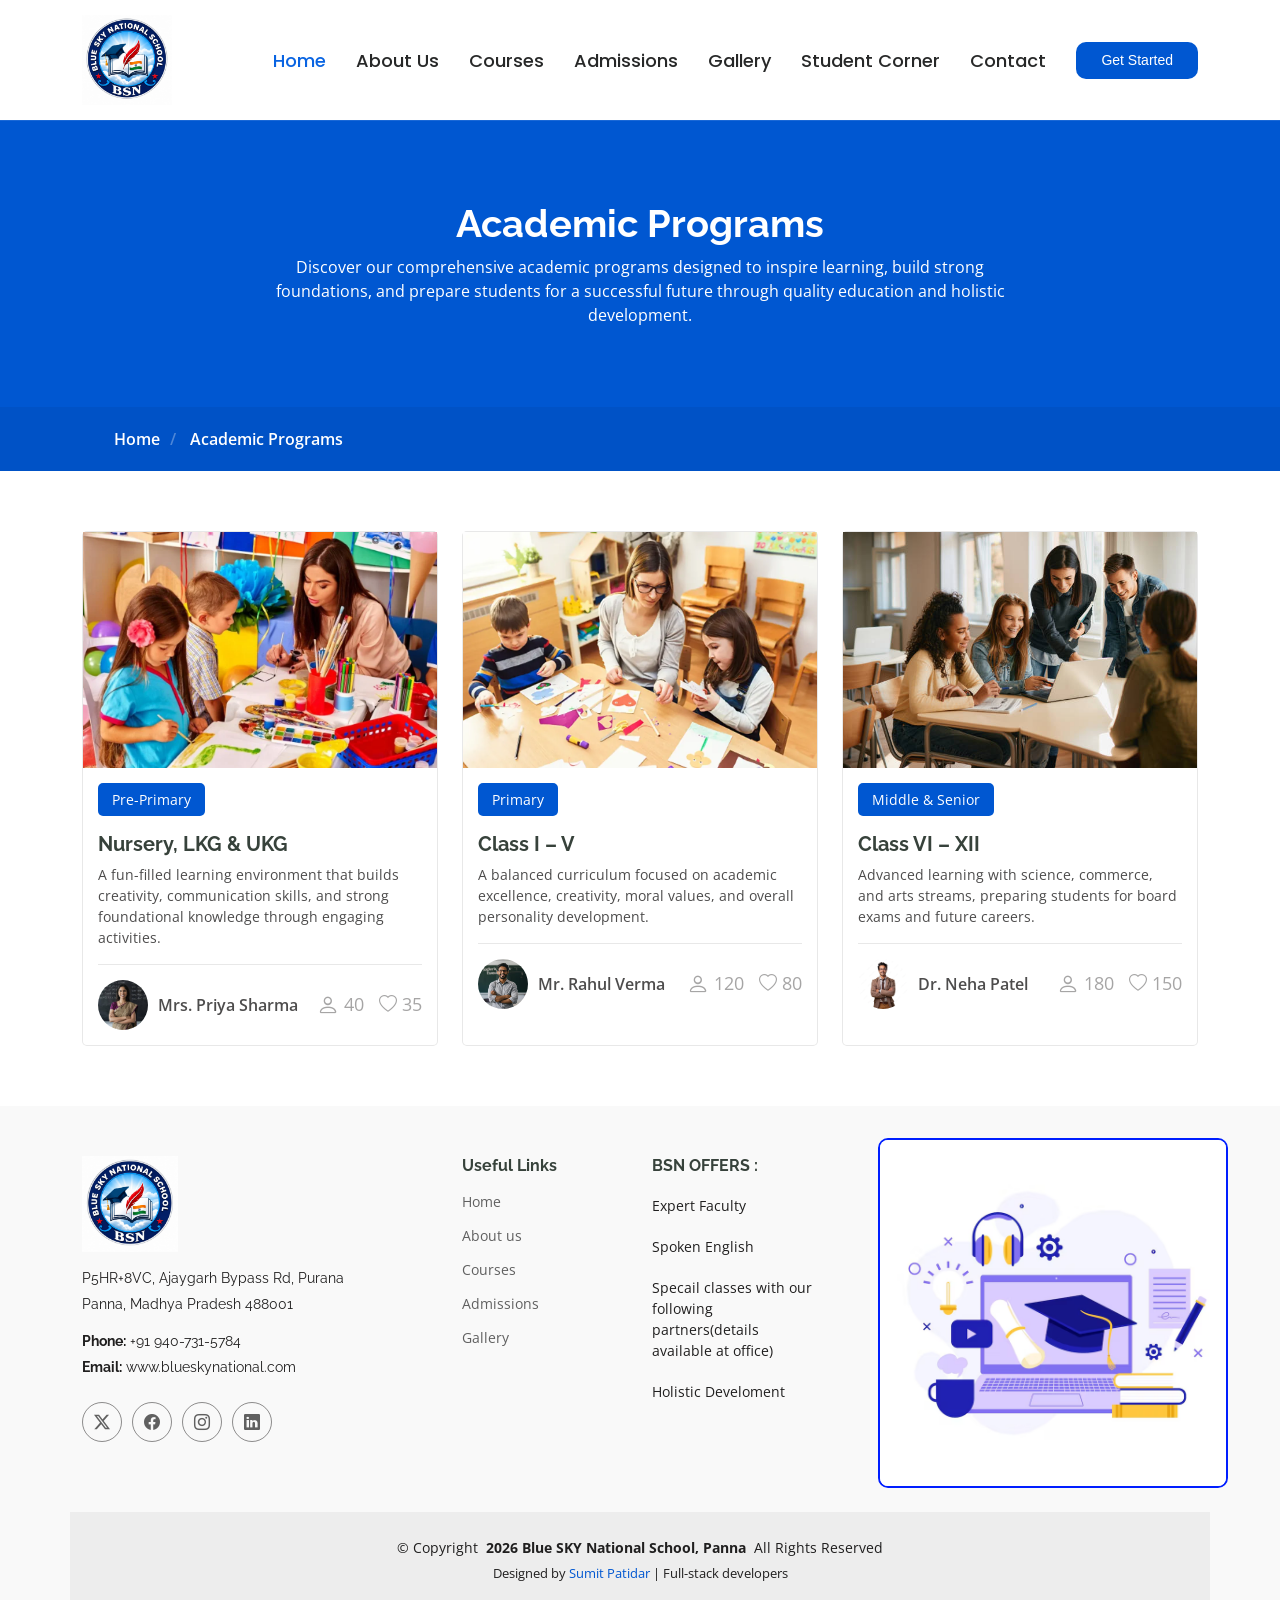
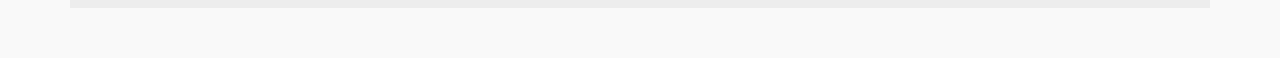
<file: courses.html>
<!DOCTYPE html>
<html lang="en">

<head>
  <meta charset="utf-8">
  <meta content="width=device-width, initial-scale=1.0" name="viewport">
  <title>Courses - Mentor Bootstrap Template</title>
  <meta name="description" content="">
  <meta name="keywords" content="">

  <!-- Favicons -->
  <link href="assets/img/favicon.png" rel="icon">
  <link href="assets/img/apple-touch-icon.png" rel="apple-touch-icon">

  <!-- Fonts -->
  <link href="https://fonts.googleapis.com" rel="preconnect">
  <link href="https://fonts.gstatic.com" rel="preconnect" crossorigin>
  <link href="https://fonts.googleapis.com/css2?family=Open+Sans:ital,wght@0,300;0,400;0,500;0,600;0,700;0,800;1,300;1,400;1,500;1,600;1,700;1,800&family=Poppins:ital,wght@0,100;0,200;0,300;0,400;0,500;0,600;0,700;0,800;0,900;1,100;1,200;1,300;1,400;1,500;1,600;1,700;1,800;1,900&family=Raleway:ital,wght@0,100;0,200;0,300;0,400;0,500;0,600;0,700;0,800;0,900;1,100;1,200;1,300;1,400;1,500;1,600;1,700;1,800;1,900&display=swap" rel="stylesheet">

  <!-- Vendor CSS Files -->
  <link href="assets/vendor/bootstrap/css/bootstrap.min.css" rel="stylesheet">
  <link href="assets/vendor/bootstrap-icons/bootstrap-icons.css" rel="stylesheet">
  <link href="assets/vendor/aos/aos.css" rel="stylesheet">
  <link href="assets/vendor/glightbox/css/glightbox.min.css" rel="stylesheet">
  <link href="assets/vendor/swiper/swiper-bundle.min.css" rel="stylesheet">

  <!-- Main CSS File -->
  <link href="assets/css/main.css" rel="stylesheet">

  <!-- =======================================================
  * Template Name: Mentor
  * Template URL: https://bootstrapmade.com/mentor-free-education-bootstrap-theme/
  * Updated: Jul 07 2025 with Bootstrap v5.3.7
  * Author: BootstrapMade.com
  * License: https://bootstrapmade.com/license/
  ======================================================== -->
</head>

<body class="courses-page">

  <header id="header" class="header d-flex align-items-center sticky-top">
    <div class="container-fluid container-xl position-relative d-flex align-items-center">

      <a href="index.html" class="logo d-flex align-items-center me-auto">
        <!-- Uncomment the line below if you also wish to use an image logo -->
        <!-- <img src="assets/img/logo.webp" alt=""> -->
        <img src="./assets/img/logo.png" alt="Logo">
      </a>

      <nav id="navmenu" class="navmenu">
         <ul>
          <li><a href="index.html" class="active">Home<br></a></li>
          <li><a href="about.html"><span>About Us</span></i></a>
            
          </li>
          <li><a href="courses.html">Courses</a></li>
          <li><a href="trainers.html">Admissions</a></li>
          <li><a href="events.html">Gallery</a></li>
          <li><a href="pricing.html">Student Corner</a></li>
          
          <li><a href="contact.html">Contact</a></li>
        </ul>
        <i class="mobile-nav-toggle d-xl-none bi bi-list"></i>
      </nav>

      <a class="btn-getstarted" href="trainers.html">Get Started</a>

    </div>
  </header>

  <main class="main">

    <!-- Page Title -->
    <div class="page-title" data-aos="fade">
      <div class="heading">
        <div class="container">
          <div class="row d-flex justify-content-center text-center">
            <div class="col-lg-8">
              <h1>Academic Programs</h1>
              <p class="mb-0">Discover our comprehensive academic programs designed to inspire learning, build strong foundations, and prepare students for a successful future through quality education and holistic development.</p>
            </div>
          </div>
        </div>
      </div>
      <nav class="breadcrumbs">
        <div class="container">
          <ol>
            <li><a href="index.html">Home</a></li>
            <li class="current"> Academic Programs</li>
          </ol>
        </div>
      </nav>
    </div><!-- End Page Title -->
    
    <!-- Courses Section -->
    <section id="courses" class="courses section">

      <div class="container">

        <div class="row">

          <div class="col-lg-4 col-md-6 d-flex align-items-stretch" data-aos="zoom-in" data-aos-delay="100">
            <div class="course-item">
              <img src="assets/img/Pre-Primary course.png" class="img-fluid" alt="...">
              <div class="course-content">
                <div class="d-flex justify-content-between align-items-center mb-3">
                  <p class="category">Pre-Primary</p>
                  <!-- <p class="price">$169</p> -->
                </div>

                <h3>Nursery, LKG & UKG</a></h3>
                <p class="description">A fun-filled learning environment that builds creativity, communication skills, and strong foundational knowledge through engaging activities.</p>
                <div class="trainer d-flex justify-content-between align-items-center">
                  <div class="trainer-profile d-flex align-items-center">
                    <img src="assets/img/teacher1 images.png" class="img-fluid" alt="">
                    <a href="" class="trainer-link">Mrs. Priya Sharma</a>
                  </div>
                  <div class="trainer-rank d-flex align-items-center">
                    <i class="bi bi-person user-icon"></i>&nbsp;40
                    &nbsp;&nbsp;
                    <i class="bi bi-heart heart-icon"></i>&nbsp;35
                  </div>
                </div>
              </div>
            </div>
          </div> <!-- End Course Item-->

          <div class="col-lg-4 col-md-6 d-flex align-items-stretch mt-4 mt-md-0" data-aos="zoom-in" data-aos-delay="200">
            <div class="course-item">
              <img src="assets/img/Primary courses.png" class="img-fluid" alt="...">
              <div class="course-content">
                <div class="d-flex justify-content-between align-items-center mb-3">
                  <p class="category">Primary</p>
                  <!-- <p class="price">$250</p> -->
                </div>

                <h3>Class I – V</a></h3>
                <p class="description">A balanced curriculum focused on academic excellence, creativity, moral values, and overall personality development.</p>
                <div class="trainer d-flex justify-content-between align-items-center">
                  <div class="trainer-profile d-flex align-items-center">
                    <img src="assets/img/teacher2images.png" class="img-fluid" alt="">
                    <a href="" class="trainer-link">Mr. Rahul Verma</a>
                  </div>
                  <div class="trainer-rank d-flex align-items-center">
                    <i class="bi bi-person user-icon"></i>&nbsp;120
                    &nbsp;&nbsp;
                    <i class="bi bi-heart heart-icon"></i>&nbsp;80
                  </div>
                </div>
              </div>
            </div>
          </div> <!-- End Course Item-->

          <div class="col-lg-4 col-md-6 d-flex align-items-stretch mt-4 mt-lg-0" data-aos="zoom-in" data-aos-delay="300">
            <div class="course-item">
              <img src="assets/img/middle & senior.png" class="img-fluid" alt="...">
              <div class="course-content">
                <div class="d-flex justify-content-between align-items-center mb-3">
                  <p class="category">Middle & Senior</p>
                  <!-- <p class="price">$180</p> -->
                </div>
                
                <h3>Class VI – XII</a></h3>
                <p class="description">Advanced learning with science, commerce, and arts streams, preparing students for board exams and future careers.</p>
                <div class="trainer d-flex justify-content-between align-items-center">
                  <div class="trainer-profile d-flex align-items-center">
                    <img src="assets/img/teacher3images.png" class="img-fluid" alt="">
                    <a href="" class="trainer-link">Dr. Neha Patel</a>
                  </div>
                  <div class="trainer-rank d-flex align-items-center">
                    <i class="bi bi-person user-icon"></i>&nbsp;180
                    &nbsp;&nbsp;
                    <i class="bi bi-heart heart-icon"></i>&nbsp;150
                  </div>
                </div>
              </div>
            </div>
          </div> <!-- End Course Item-->

        </div>

      </div>

    </section><!-- /Courses Section -->

  </main>

  <footer id="footer" class="footer position-relative light-background">

    <div class="container footer-top">
      <div class="row gy-4">
        <div class="col-lg-4 col-md-6 footer-about">
          <a href="index.html" class="logo d-flex align-items-center">
            <img  src="./assets/img/logo.png" alt="Logo">
          </a>
          <div class="footer-contact pt-3">
            <p>P5HR+8VC, Ajaygarh Bypass Rd, Purana </p>
            <p> Panna, Madhya Pradesh 488001</p>
            <p class="mt-3"><strong>Phone:</strong> <span>+91  940-731-5784</span></p>
            <p><strong>Email:</strong> <span>www.blueskynational.com</span></p>
          </div>
          <div class="social-links d-flex mt-4">
            <a href=""><i class="bi bi-twitter-x"></i></a>
            <a href=""><i class="bi bi-facebook"></i></a>
            <a href="https://www.instagram.com/blueskynational?utm_source=ig_web_button_share_sheet&igsh=ZDNlZDc0MzIxNw=="><i class="bi bi-instagram"></i></a>
            <a href=""><i class="bi bi-linkedin"></i></a>
          </div>
        </div>

        <div class="col-lg-2 col-md-3 footer-links">
          <h4>Useful Links</h4>
          <ul>
            <li><a href="#">Home</a></li>
            <li><a href="#">About us</a></li>
            <li><a href="#">Courses</a></li>
            <li><a href="#">Admissions</a></li>
            <li><a href="#">Gallery</a></li>
          </ul>
        </div>

        <div class="col-lg-2 col-md-3 footer-links">
          <h4>BSN OFFERS : </h4>
          <ul>
            <li>Expert Faculty</a></li>
            <li>Spoken English</a></li>
            <li>Specail classes with our following partners(details available at office)</a></li>
            <li>Holistic Develoment</a></li>
            
          </ul>
        </div>

        <div class="col-lg-4 col-md-12 footer-newsletter">
          
          <form action="forms/newsletter.php" method="post" class="php-email-form">
            <img class="img_use" src="assets/img/courses_page_image.png"/>
          </form>
        </div>

      </div>
    </div>

    <div class="container copyright text-center mt-4">
      <p>© <span>Copyright</span> <strong class="px-1 sitename">2026 Blue SKY National School, Panna</strong> <span>All Rights Reserved</span></p>
      <div class="credits">
        <!-- All the links in the footer should remain intact. -->
        <!-- You can delete the links only if you've purchased the pro version. -->
        <!-- Licensing information: https://bootstrapmade.com/license/ -->
        <!-- Purchase the pro version with working PHP/AJAX contact form: [buy-url] -->
        Designed by <a href="https://my-portfolio-psi-seven-97.vercel.app/" target="_main">Sumit Patidar</a> | Full-stack developers</a>
      </div>
    </div>

  </footer>
  <!-- Scroll Top -->
  <a href="#" id="scroll-top" class="scroll-top d-flex align-items-center justify-content-center"><i class="bi bi-arrow-up-short"></i></a>

  <!-- Preloader -->
  <div id="preloader"></div>

  <!-- Vendor JS Files -->
  <script src="assets/vendor/bootstrap/js/bootstrap.bundle.min.js"></script>
  <script src="assets/vendor/php-email-form/validate.js"></script>
  <script src="assets/vendor/aos/aos.js"></script>
  <script src="assets/vendor/glightbox/js/glightbox.min.js"></script>
  <script src="assets/vendor/purecounter/purecounter_vanilla.js"></script>
  <script src="assets/vendor/swiper/swiper-bundle.min.js"></script>

  <!-- Main JS File -->
  <script src="assets/js/main.js"></script>

</body>

</html>
</file>
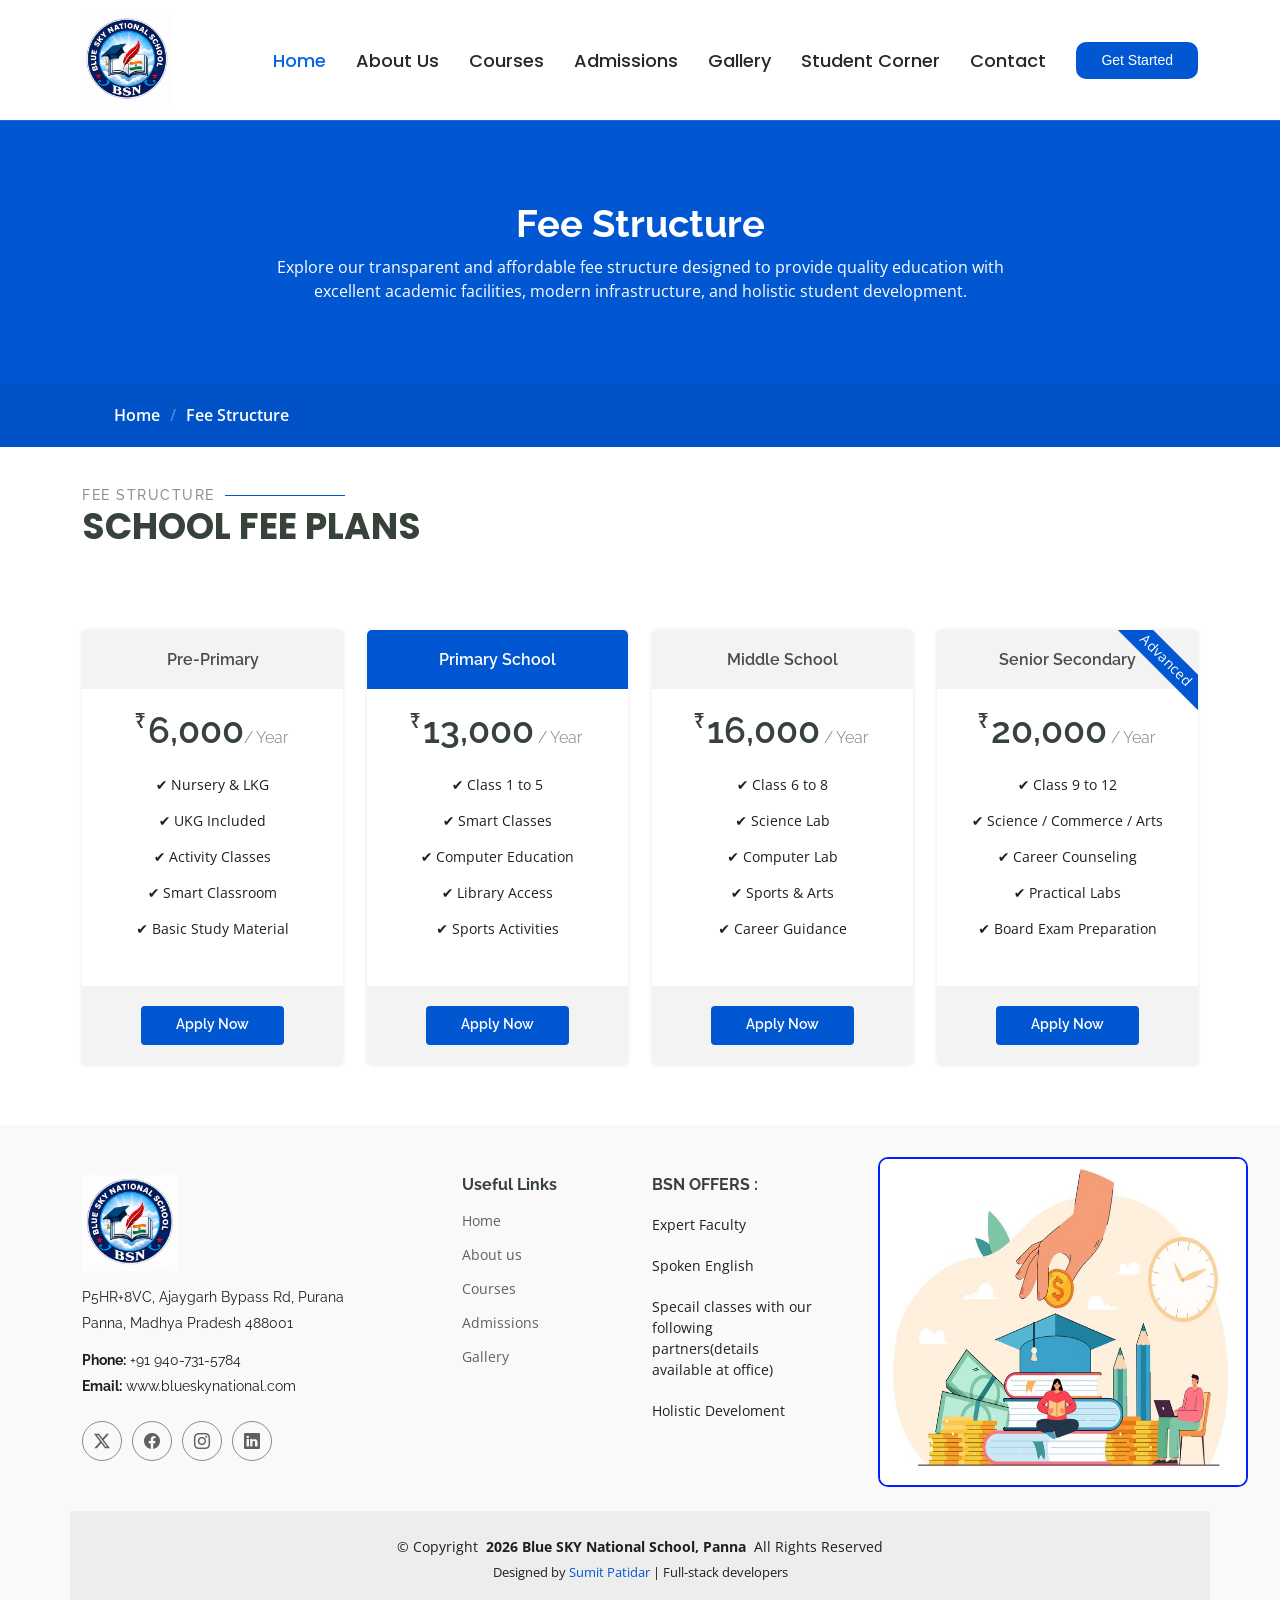
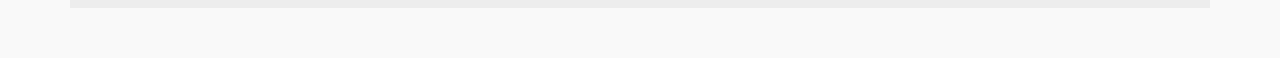
<file: pricing.html>
<!DOCTYPE html>
<html lang="en">

<head>
  <meta charset="utf-8">
  <meta content="width=device-width, initial-scale=1.0" name="viewport">
  <title>Pricing - Mentor Bootstrap Template</title>
  <meta name="description" content="">
  <meta name="keywords" content="">

  <!-- Favicons -->
  <link href="assets/img/favicon.png" rel="icon">
  <link href="assets/img/apple-touch-icon.png" rel="apple-touch-icon">

  <!-- Fonts -->
  <link href="https://fonts.googleapis.com" rel="preconnect">
  <link href="https://fonts.gstatic.com" rel="preconnect" crossorigin>
  <link href="https://fonts.googleapis.com/css2?family=Open+Sans:ital,wght@0,300;0,400;0,500;0,600;0,700;0,800;1,300;1,400;1,500;1,600;1,700;1,800&family=Poppins:ital,wght@0,100;0,200;0,300;0,400;0,500;0,600;0,700;0,800;0,900;1,100;1,200;1,300;1,400;1,500;1,600;1,700;1,800;1,900&family=Raleway:ital,wght@0,100;0,200;0,300;0,400;0,500;0,600;0,700;0,800;0,900;1,100;1,200;1,300;1,400;1,500;1,600;1,700;1,800;1,900&display=swap" rel="stylesheet">

  <!-- Vendor CSS Files -->
  <link href="assets/vendor/bootstrap/css/bootstrap.min.css" rel="stylesheet">
  <link href="assets/vendor/bootstrap-icons/bootstrap-icons.css" rel="stylesheet">
  <link href="assets/vendor/aos/aos.css" rel="stylesheet">
  <link href="assets/vendor/glightbox/css/glightbox.min.css" rel="stylesheet">
  <link href="assets/vendor/swiper/swiper-bundle.min.css" rel="stylesheet">

  <!-- Main CSS File -->
  <link href="assets/css/main.css" rel="stylesheet">

  <!-- =======================================================
  * Template Name: Mentor
  * Template URL: https://bootstrapmade.com/mentor-free-education-bootstrap-theme/
  * Updated: Jul 07 2025 with Bootstrap v5.3.7
  * Author: BootstrapMade.com
  * License: https://bootstrapmade.com/license/
  ======================================================== -->
</head>

<body class="pricing-page">

  <header id="header" class="header d-flex align-items-center sticky-top">
    <div class="container-fluid container-xl position-relative d-flex align-items-center">

      <a href="index.html" class="logo d-flex align-items-center me-auto">
        <!-- Uncomment the line below if you also wish to use an image logo -->
        <!-- <img src="assets/img/logo.webp" alt=""> -->
        <img src="./assets/img/logo.png" alt="Logo">
      </a>

      <nav id="navmenu" class="navmenu">
         <ul>
          <li><a href="index.html" class="active">Home<br></a></li>
          <li><a href="about.html"><span>About Us</span></i></a>
            
          </li>
          <li><a href="courses.html">Courses</a></li>
          <li><a href="trainers.html">Admissions</a></li>
          <li><a href="events.html">Gallery</a></li>
          <li><a href="pricing.html">Student Corner</a></li>
          
          <li><a href="contact.html">Contact</a></li>
        </ul>
        <i class="mobile-nav-toggle d-xl-none bi bi-list"></i>
      </nav>
      <a class="btn-getstarted" href="trainers.html">Get Started</a>

    </div>
  </header>

  <main class="main">

    <!-- Page Title -->
    <div class="page-title" data-aos="fade">
      <div class="heading">
        <div class="container">
          <div class="row d-flex justify-content-center text-center">
            <div class="col-lg-8">
              <h1>Fee Structure</h1>
              <p class="mb-0">Explore our transparent and affordable fee structure designed to provide quality education with excellent academic facilities, modern infrastructure, and holistic student development.</p>
            </div>
          </div>
        </div>
      </div>
      <nav class="breadcrumbs">
        <div class="container">
          <ol>
            <li><a href="index.html">Home</a></li>
            <li class="current">Fee Structure</li>
          </ol>
        </div>
      </nav>
    </div><!-- End Page Title -->

    <!-- Pricing Section -->
    <section id="pricing" class="pricing section">

      <div class="container">

        <div class="row gy-3">
         <div class="container section-title" data-aos="fade-up">
        <h2>FEE STRUCTURE</h2>
        <p>School Fee Plans</p>
      </div><!-- End Section Title -->

          <div class="col-xl-3 col-lg-6" data-aos="fade-up" data-aos-delay="100">
            <div class="pricing-item">
              <h3>Pre-Primary</h3>
              <h4><sup>₹</sup>6,000<span>/ Year</span></h4>
              <ul>
                <li>✔ Nursery & LKG</li>
                <li>✔ UKG Included</li>
                <li>✔ Activity Classes</li>
                <li>✔ Smart Classroom</li>
                <li>✔ Basic Study Material</li>
              </ul>
              <div class="btn-wrap">
                <a href="#" class="btn-buy">Apply Now</a>
              </div>
            </div>
          </div><!-- End Pricing Item -->

          <div class="col-xl-3 col-lg-6" data-aos="fade-up" data-aos-delay="200">
            <div class="pricing-item featured">
              <h3>Primary School</h3>
              <h4><sup>₹</sup>13,000<span> / Year</span></h4>
              <ul>
                <li>✔ Class 1 to 5</li>
                <li>✔ Smart Classes</li>
                <li>✔ Computer Education</li>
                <li>✔ Library Access</li>
                <li >✔ Sports Activities</li>
              </ul>
              <div class="btn-wrap">
                <a href="#" class="btn-buy">Apply Now</a>
              </div>
            </div>
          </div><!-- End Pricing Item -->

          <div class="col-xl-3 col-lg-6" data-aos="fade-up" data-aos-delay="300">
            <div class="pricing-item">
              <h3>Middle School</h3>
              <h4><sup>₹</sup>16,000<span> / Year</span></h4>
              <ul>
                <li>✔ Class 6 to 8</li>
                <li>✔ Science Lab</li>
                <li>✔ Computer Lab</li>
                <li>✔ Sports & Arts</li>
                <li>✔ Career Guidance</li>
              </ul>
              <div class="btn-wrap">
                <a href="#" class="btn-buy">Apply Now</a>
              </div>
            </div>
          </div><!-- End Pricing Item -->

          <div class="col-xl-3 col-lg-6" data-aos="fade-up" data-aos-delay="400">
            <div class="pricing-item">
              <span class="advanced">Advanced</span>
              <h3>Senior Secondary</h3>
              <h4><sup>₹</sup>20,000<span> / Year</span></h4>
              <ul>
                <li>✔ Class 9 to 12</li>
                <li>✔ Science / Commerce / Arts</li>
                <li>✔ Career Counseling</li>
                <li>✔ Practical Labs</li>
                <li>✔ Board Exam Preparation</li>
              </ul>
              <div class="btn-wrap">
                <a href="#" class="btn-buy">Apply Now</a>
              </div>
            </div>
          </div><!-- End Pricing Item -->

        </div>

      </div>

    </section><!-- /Pricing Section -->

  </main>

  <footer id="footer" class="footer position-relative light-background">

    <div class="container footer-top">
      <div class="row gy-4">
        <div class="col-lg-4 col-md-6 footer-about">
          <a href="index.html" class="logo d-flex align-items-center">
            <img  src="./assets/img/logo.png" alt="Logo">
          </a>
          <div class="footer-contact pt-3">
            <p>P5HR+8VC, Ajaygarh Bypass Rd, Purana </p>
            <p> Panna, Madhya Pradesh 488001</p>
            <p class="mt-3"><strong>Phone:</strong> <span>+91  940-731-5784</span></p>
            <p><strong>Email:</strong> <span>www.blueskynational.com</span></p>
          </div>
          <div class="social-links d-flex mt-4">
            <a href=""><i class="bi bi-twitter-x"></i></a>
            <a href=""><i class="bi bi-facebook"></i></a>
            <a href="https://www.instagram.com/blueskynational?utm_source=ig_web_button_share_sheet&igsh=ZDNlZDc0MzIxNw=="><i class="bi bi-instagram"></i></a>
            <a href=""><i class="bi bi-linkedin"></i></a>
          </div>
        </div>

        <div class="col-lg-2 col-md-3 footer-links">
          <h4>Useful Links</h4>
          <ul>
            <li><a href="#">Home</a></li>
            <li><a href="#">About us</a></li>
            <li><a href="#">Courses</a></li>
            <li><a href="#">Admissions</a></li>
            <li><a href="#">Gallery</a></li>
          </ul>
        </div>

        <div class="col-lg-2 col-md-3 footer-links">
          <h4>BSN OFFERS : </h4>
          <ul>
            <li>Expert Faculty</a></li>
            <li>Spoken English</a></li>
            <li>Specail classes with our following partners(details available at office)</a></li>
            <li>Holistic Develoment</a></li>
            
          </ul>
        </div>

        <div class="col-lg-4 col-md-12 footer-newsletter">
          
          <form action="forms/newsletter.php" method="post" class="php-email-form">
            <img class="img_use" style="height: 330px; width: 370px;" src="assets/img/Fees.png"/>
          </form>
        </div>

      </div>
    </div>

    <div class="container copyright text-center mt-4">
      <p>© <span>Copyright</span> <strong class="px-1 sitename">2026 Blue SKY National School, Panna</strong> <span>All Rights Reserved</span></p>
      <div class="credits">
        <!-- All the links in the footer should remain intact. -->
        <!-- You can delete the links only if you've purchased the pro version. -->
        <!-- Licensing information: https://bootstrapmade.com/license/ -->
        <!-- Purchase the pro version with working PHP/AJAX contact form: [buy-url] -->
        Designed by <a href="https://my-portfolio-psi-seven-97.vercel.app/" target="_main">Sumit Patidar</a> | Full-stack developers</a>
      </div>
    </div>

  </footer>

  <!-- Scroll Top -->
  <a href="#" id="scroll-top" class="scroll-top d-flex align-items-center justify-content-center"><i class="bi bi-arrow-up-short"></i></a>

  <!-- Preloader -->
  <div id="preloader"></div>

  <!-- Vendor JS Files -->
  <script src="assets/vendor/bootstrap/js/bootstrap.bundle.min.js"></script>
  <script src="assets/vendor/php-email-form/validate.js"></script>
  <script src="assets/vendor/aos/aos.js"></script>
  <script src="assets/vendor/glightbox/js/glightbox.min.js"></script>
  <script src="assets/vendor/purecounter/purecounter_vanilla.js"></script>
  <script src="assets/vendor/swiper/swiper-bundle.min.js"></script>

  <!-- Main JS File -->
  <script src="assets/js/main.js"></script>

</body>

</html>
</file>
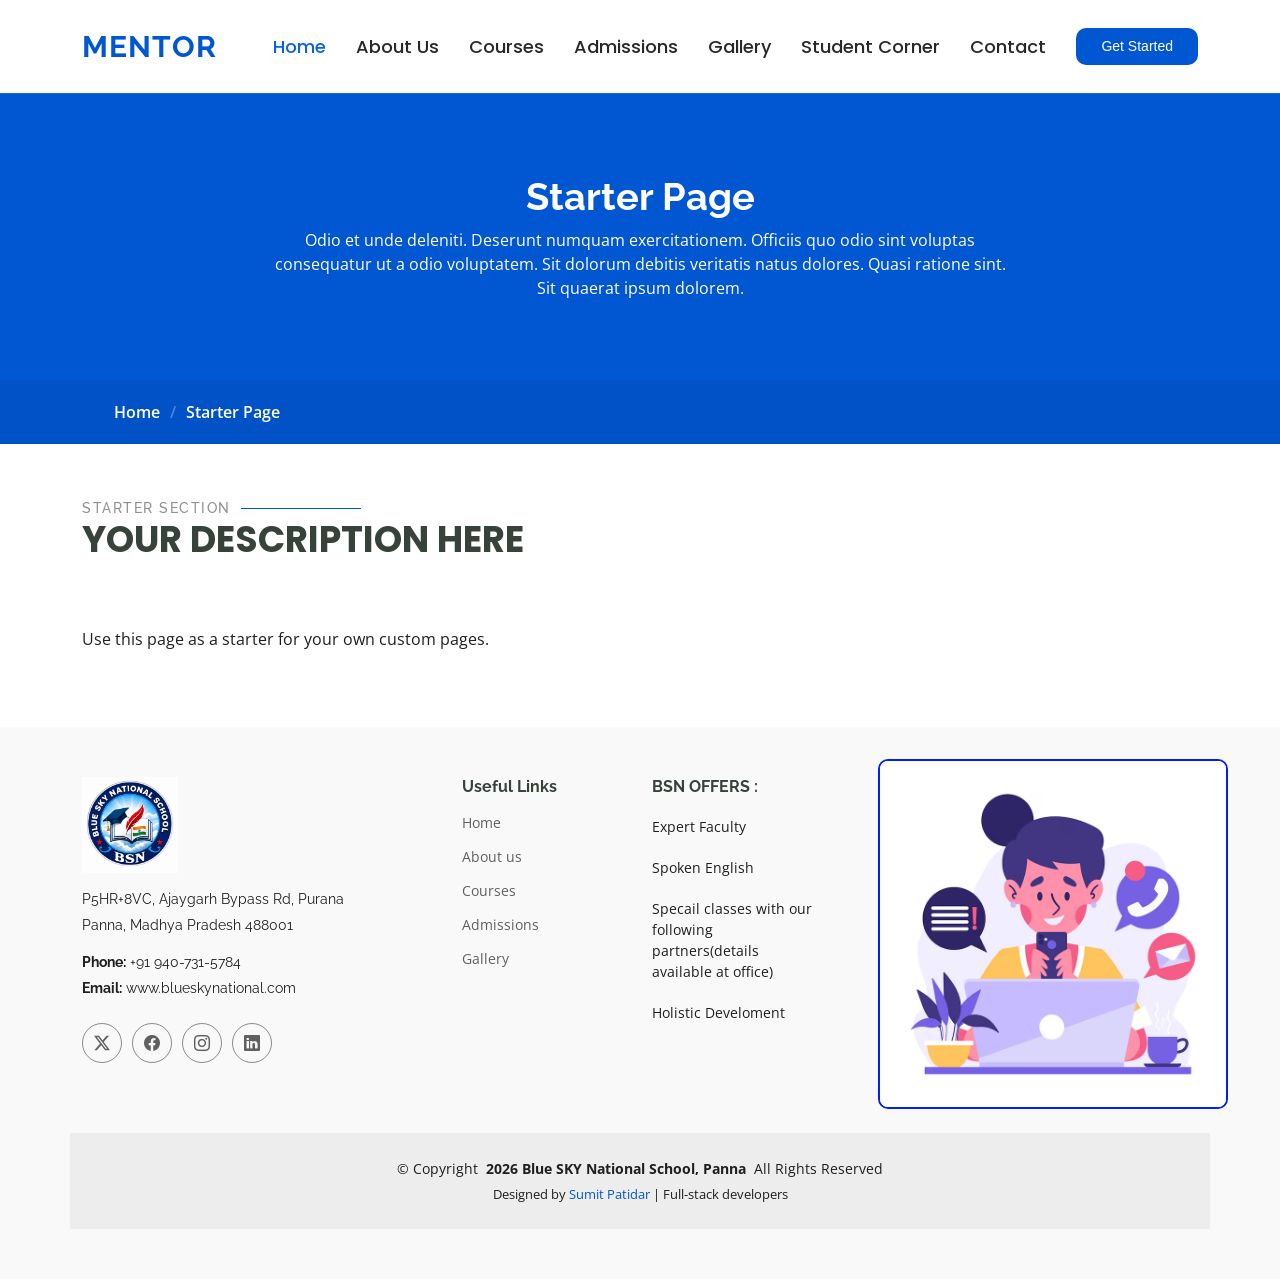
<file: starter-page.html>
<!DOCTYPE html>
<html lang="en">

<head>
  <meta charset="utf-8">
  <meta content="width=device-width, initial-scale=1.0" name="viewport">
  <title>Starter Page - Mentor Bootstrap Template</title>
  <meta name="description" content="">
  <meta name="keywords" content="">

  <!-- Favicons -->
  <link href="assets/img/favicon.png" rel="icon">
  <link href="assets/img/apple-touch-icon.png" rel="apple-touch-icon">

  <!-- Fonts -->
  <link href="https://fonts.googleapis.com" rel="preconnect">
  <link href="https://fonts.gstatic.com" rel="preconnect" crossorigin>
  <link href="https://fonts.googleapis.com/css2?family=Open+Sans:ital,wght@0,300;0,400;0,500;0,600;0,700;0,800;1,300;1,400;1,500;1,600;1,700;1,800&family=Poppins:ital,wght@0,100;0,200;0,300;0,400;0,500;0,600;0,700;0,800;0,900;1,100;1,200;1,300;1,400;1,500;1,600;1,700;1,800;1,900&family=Raleway:ital,wght@0,100;0,200;0,300;0,400;0,500;0,600;0,700;0,800;0,900;1,100;1,200;1,300;1,400;1,500;1,600;1,700;1,800;1,900&display=swap" rel="stylesheet">

  <!-- Vendor CSS Files -->
  <link href="assets/vendor/bootstrap/css/bootstrap.min.css" rel="stylesheet">
  <link href="assets/vendor/bootstrap-icons/bootstrap-icons.css" rel="stylesheet">
  <link href="assets/vendor/aos/aos.css" rel="stylesheet">
  <link href="assets/vendor/glightbox/css/glightbox.min.css" rel="stylesheet">
  <link href="assets/vendor/swiper/swiper-bundle.min.css" rel="stylesheet">

  <!-- Main CSS File -->
  <link href="assets/css/main.css" rel="stylesheet">

  <!-- =======================================================
  * Template Name: Mentor
  * Template URL: https://bootstrapmade.com/mentor-free-education-bootstrap-theme/
  * Updated: Jul 07 2025 with Bootstrap v5.3.7
  * Author: BootstrapMade.com
  * License: https://bootstrapmade.com/license/
  ======================================================== -->
</head>

<body class="starter-page-page">

  <header id="header" class="header d-flex align-items-center sticky-top">
    <div class="container-fluid container-xl position-relative d-flex align-items-center">

      <a href="index.html" class="logo d-flex align-items-center me-auto">
        <!-- Uncomment the line below if you also wish to use an image logo -->
        <!-- <img src="assets/img/logo.webp" alt=""> -->
        <h1 class="sitename">Mentor</h1>
      </a>

      <nav id="navmenu" class="navmenu">
         <ul>
          <li><a href="index.html" class="active">Home<br></a></li>
          <li><a href="about.html"><span>About Us</span></i></a>
            
          </li>
          <li><a href="courses.html">Courses</a></li>
          <li><a href="trainers.html">Admissions</a></li>
          <li><a href="events.html">Gallery</a></li>
          <li><a href="pricing.html">Student Corner</a></li>
          
          <li><a href="contact.html">Contact</a></li>
        </ul>
        <i class="mobile-nav-toggle d-xl-none bi bi-list"></i>
      </nav>

      <a class="btn-getstarted" href="trainers.html">Get Started</a>

    </div>
  </header>

  <main class="main">

    <!-- Page Title -->
    <div class="page-title" data-aos="fade">
      <div class="heading">
        <div class="container">
          <div class="row d-flex justify-content-center text-center">
            <div class="col-lg-8">
              <h1>Starter Page</h1>
              <p class="mb-0">Odio et unde deleniti. Deserunt numquam exercitationem. Officiis quo odio sint voluptas consequatur ut a odio voluptatem. Sit dolorum debitis veritatis natus dolores. Quasi ratione sint. Sit quaerat ipsum dolorem.</p>
            </div>
          </div>
        </div>
      </div>
      <nav class="breadcrumbs">
        <div class="container">
          <ol>
            <li><a href="index.html">Home</a></li>
            <li class="current">Starter Page</li>
          </ol>
        </div>
      </nav>
    </div><!-- End Page Title -->

    <!-- Starter Section Section -->
    <section id="starter-section" class="starter-section section">

      <!-- Section Title -->
      <div class="container section-title" data-aos="fade-up">
        <h2>Starter Section</h2>
        <p>Your Description Here<br></p>
      </div><!-- End Section Title -->

      <div class="container" data-aos="fade-up">
        <p>Use this page as a starter for your own custom pages.</p>
      </div>

    </section><!-- /Starter Section Section -->

  </main>

  <footer id="footer" class="footer position-relative light-background">

    <div class="container footer-top">
      <div class="row gy-4">
        <div class="col-lg-4 col-md-6 footer-about">
          <a href="index.html" class="logo d-flex align-items-center">
            <img  src="./assets/img/logo.png" alt="Logo">
          </a>
          <div class="footer-contact pt-3">
            <p>P5HR+8VC, Ajaygarh Bypass Rd, Purana </p>
            <p> Panna, Madhya Pradesh 488001</p>
            <p class="mt-3"><strong>Phone:</strong> <span>+91  940-731-5784</span></p>
            <p><strong>Email:</strong> <span>www.blueskynational.com</span></p>
          </div>
          <div class="social-links d-flex mt-4">
            <a href=""><i class="bi bi-twitter-x"></i></a>
            <a href=""><i class="bi bi-facebook"></i></a>
            <a href="https://www.instagram.com/blueskynational?utm_source=ig_web_button_share_sheet&igsh=ZDNlZDc0MzIxNw=="><i class="bi bi-instagram"></i></a>
            <a href=""><i class="bi bi-linkedin"></i></a>
          </div>
        </div>

        <div class="col-lg-2 col-md-3 footer-links">
          <h4>Useful Links</h4>
          <ul>
            <li><a href="#">Home</a></li>
            <li><a href="#">About us</a></li>
            <li><a href="#">Courses</a></li>
            <li><a href="#">Admissions</a></li>
            <li><a href="#">Gallery</a></li>
          </ul>
        </div>

        <div class="col-lg-2 col-md-3 footer-links">
          <h4>BSN OFFERS : </h4>
          <ul>
            <li>Expert Faculty</a></li>
            <li>Spoken English</a></li>
            <li>Specail classes with our following partners(details available at office)</a></li>
            <li>Holistic Develoment</a></li>
            
          </ul>
        </div>

        <div class="col-lg-4 col-md-12 footer-newsletter">
          
          <form action="forms/newsletter.php" method="post" class="php-email-form">
            <img class="img_use"    src="assets/img/contact.png"/>
          </form>
        </div>

      </div>
    </div>

    <div class="container copyright text-center mt-4">
      <p>© <span>Copyright</span> <strong class="px-1 sitename">2026 Blue SKY National School, Panna</strong> <span>All Rights Reserved</span></p>
      <div class="credits">
        <!-- All the links in the footer should remain intact. -->
        <!-- You can delete the links only if you've purchased the pro version. -->
        <!-- Licensing information: https://bootstrapmade.com/license/ -->
        <!-- Purchase the pro version with working PHP/AJAX contact form: [buy-url] -->
        Designed by <a href="https://my-portfolio-psi-seven-97.vercel.app/" target="_main">Sumit Patidar</a> | Full-stack developers</a>
      </div>
    </div>

  </footer>
  <!-- Scroll Top -->
  <a href="#" id="scroll-top" class="scroll-top d-flex align-items-center justify-content-center"><i class="bi bi-arrow-up-short"></i></a>

  <!-- Preloader -->
  <div id="preloader"></div>

  <!-- Vendor JS Files -->
  <script src="assets/vendor/bootstrap/js/bootstrap.bundle.min.js"></script>
  <script src="assets/vendor/php-email-form/validate.js"></script>
  <script src="assets/vendor/aos/aos.js"></script>
  <script src="assets/vendor/glightbox/js/glightbox.min.js"></script>
  <script src="assets/vendor/purecounter/purecounter_vanilla.js"></script>
  <script src="assets/vendor/swiper/swiper-bundle.min.js"></script>

  <!-- Main JS File -->
  <script src="assets/js/main.js"></script>

</body>

</html>
</file>
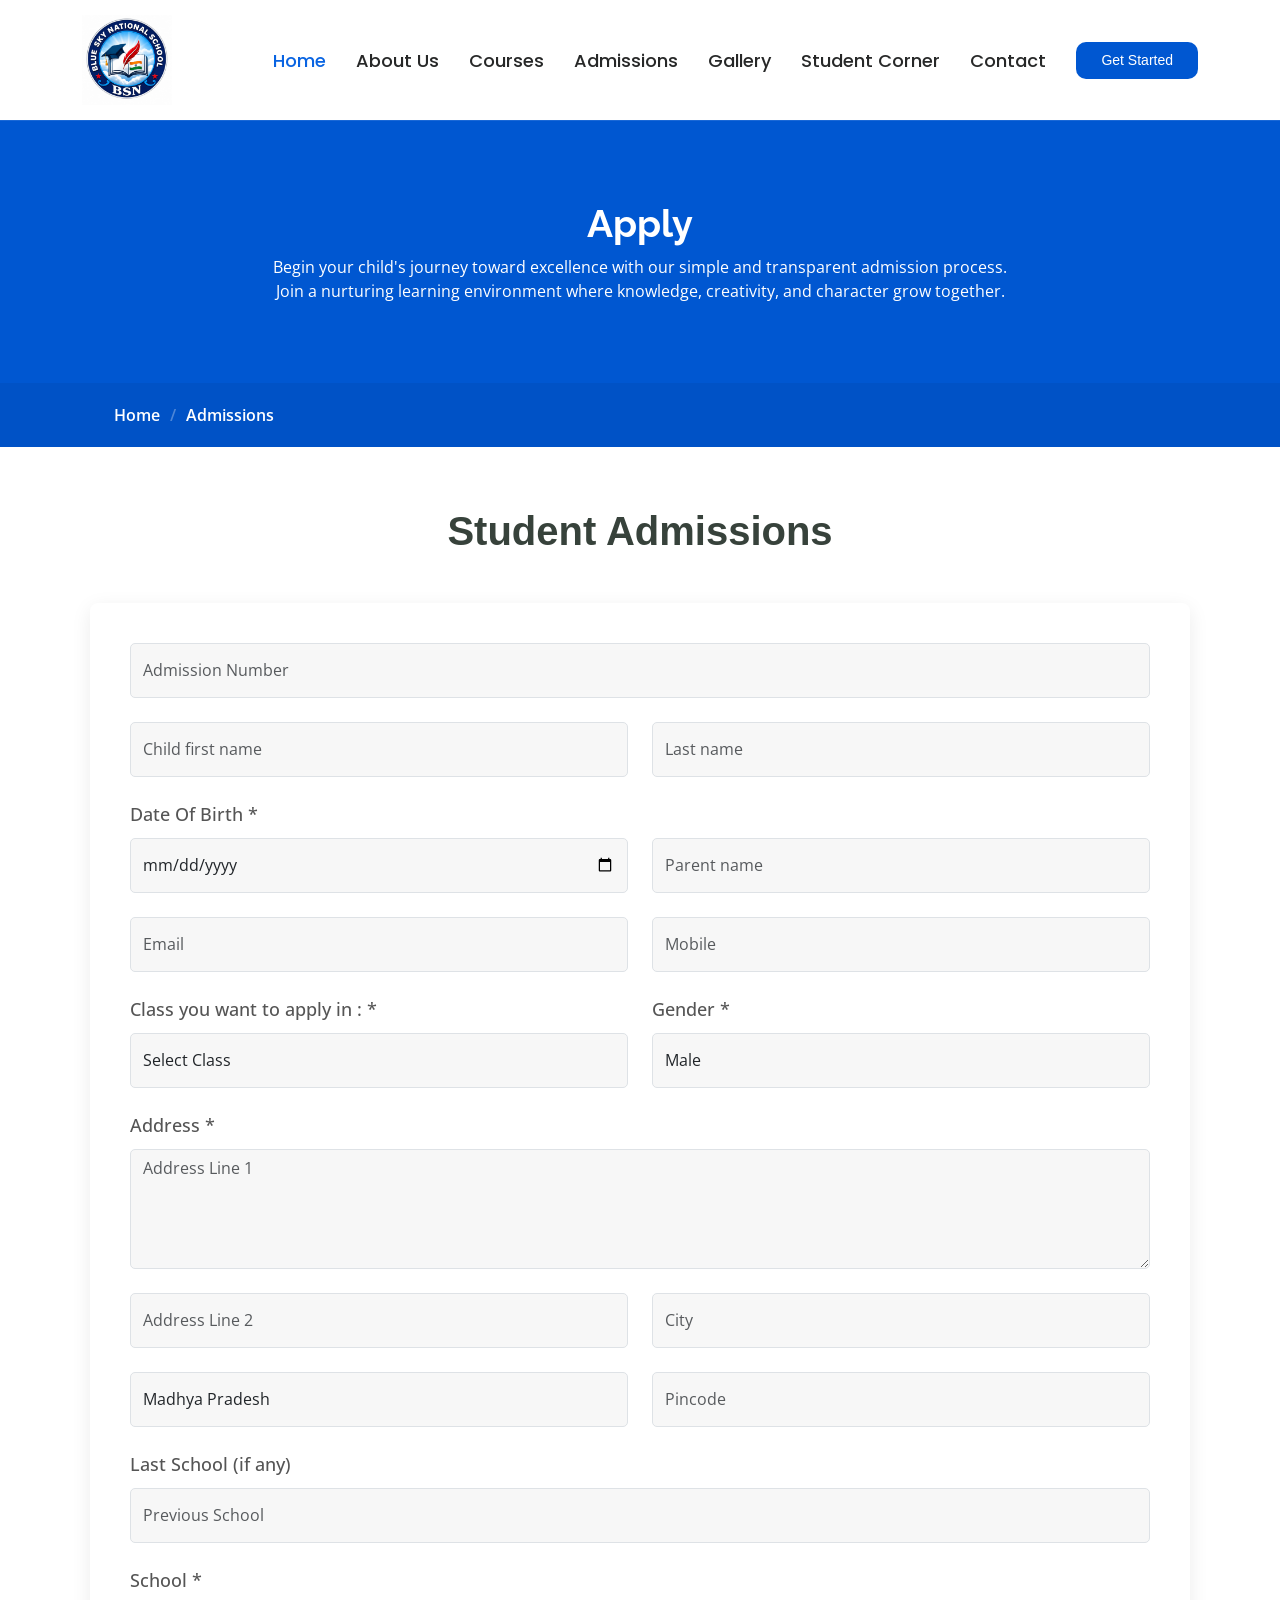
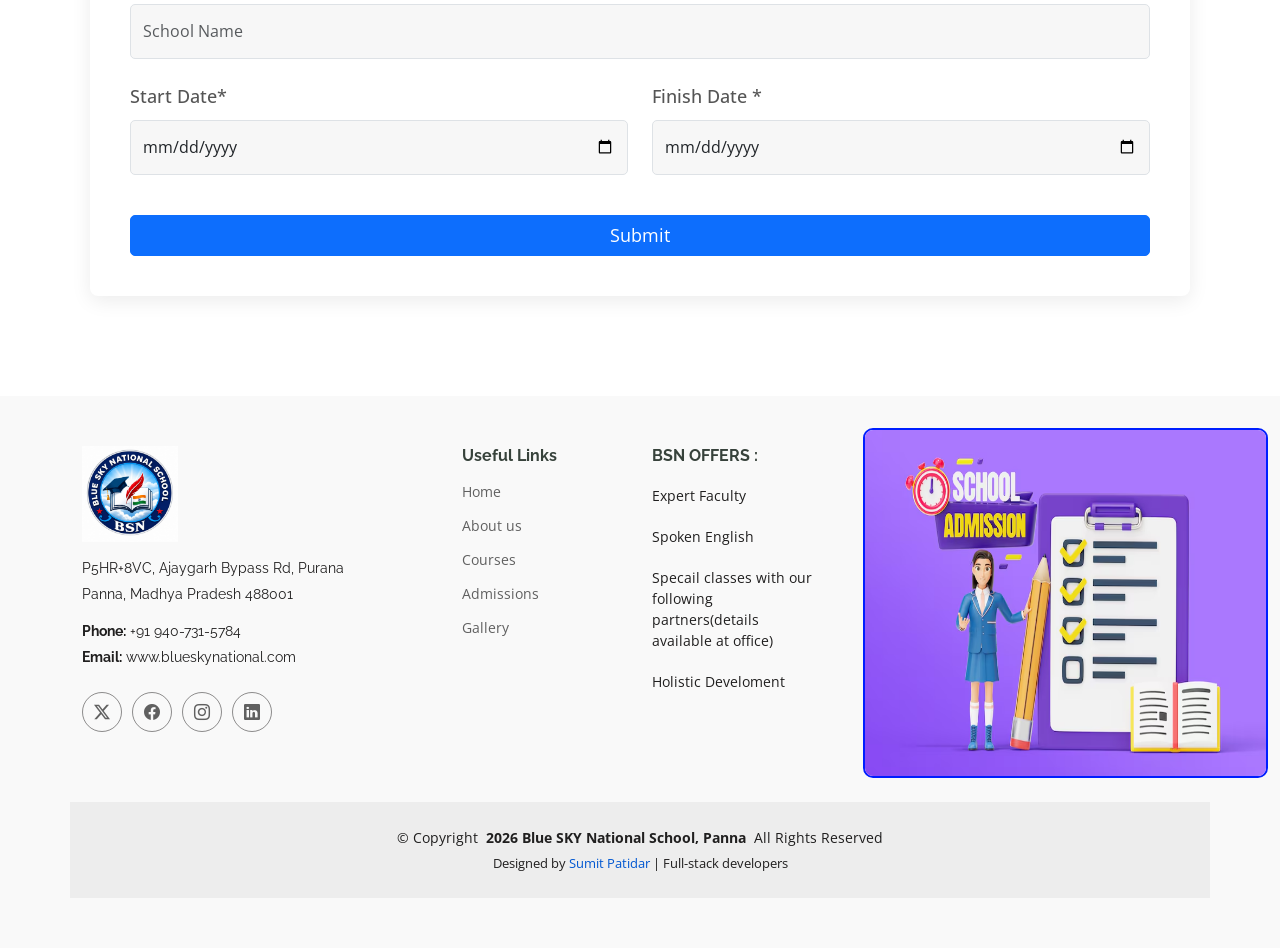
<file: trainers.html>
<!DOCTYPE html>
<html lang="en">

<head>
  <meta charset="utf-8">
  <meta content="width=device-width, initial-scale=1.0" name="viewport">
  <title>Trainers - Mentor Bootstrap Template</title>
  <meta name="description" content="">
  <meta name="keywords" content="">

  <!-- Favicons -->
  <link href="assets/img/favicon.png" rel="icon">
  <link href="assets/img/apple-touch-icon.png" rel="apple-touch-icon">

  <!-- Fonts -->
  <link href="https://fonts.googleapis.com" rel="preconnect">
  <link href="https://fonts.gstatic.com" rel="preconnect" crossorigin>
  <link href="https://fonts.googleapis.com/css2?family=Open+Sans:ital,wght@0,300;0,400;0,500;0,600;0,700;0,800;1,300;1,400;1,500;1,600;1,700;1,800&family=Poppins:ital,wght@0,100;0,200;0,300;0,400;0,500;0,600;0,700;0,800;0,900;1,100;1,200;1,300;1,400;1,500;1,600;1,700;1,800;1,900&family=Raleway:ital,wght@0,100;0,200;0,300;0,400;0,500;0,600;0,700;0,800;0,900;1,100;1,200;1,300;1,400;1,500;1,600;1,700;1,800;1,900&display=swap" rel="stylesheet">

  <!-- Vendor CSS Files -->
  <link href="assets/vendor/bootstrap/css/bootstrap.min.css" rel="stylesheet">
  <link href="assets/vendor/bootstrap-icons/bootstrap-icons.css" rel="stylesheet">
  <link href="assets/vendor/aos/aos.css" rel="stylesheet">
  <link href="assets/vendor/glightbox/css/glightbox.min.css" rel="stylesheet">
  <link href="assets/vendor/swiper/swiper-bundle.min.css" rel="stylesheet">

  <!-- Main CSS File -->
  <link href="assets/css/main.css" rel="stylesheet">

  <!-- =======================================================
  * Template Name: Mentor
  * Template URL: https://bootstrapmade.com/mentor-free-education-bootstrap-theme/
  * Updated: Jul 07 2025 with Bootstrap v5.3.7
  * Author: BootstrapMade.com
  * License: https://bootstrapmade.com/license/
  ======================================================== -->

  <style>


.form-box{
    background:#fff;
    padding:40px;
    margin:40px auto;
    max-width:1100px;
    border-radius:8px;
    box-shadow:0 5px 20px rgba(0,0,0,.08);
}

.form-control,
.form-select{
    height:55px;
    border-radius:5px;
    background:#f7f7f7;
}

textarea.form-control{
    height:120px;
}

label{
    font-size:18px;
    margin-bottom:10px;
    color:#555;
    font-weight:500;
}

.form-control:focus,
.form-select:focus{
    box-shadow:none;
    border-color:#0d6efd;
}
.btn-submit{
    /* height:55px; */
    width:100%;  
    font-size:18px;
    border-radius: 5px;
}

@media(max-width:768px){

.form-box{
padding:20px;
}

label{
font-size:16px;
}

}

</style>
</head>

<body class="trainers-page">

  <header id="header" class="header d-flex align-items-center sticky-top">
    <div class="container-fluid container-xl position-relative d-flex align-items-center">

      <a href="index.html" class="logo d-flex align-items-center me-auto">
        <!-- Uncomment the line below if you also wish to use an image logo -->
        <!-- <img src="assets/img/logo.webp" alt=""> -->
        <img src="./assets/img/logo.png" alt="Logo">
      </a>

      <nav id="navmenu" class="navmenu">
         <ul>
          <li><a href="index.html" class="active">Home<br></a></li>
          <li><a href="about.html"><span>About Us</span></i></a>
            
          </li>
          <li><a href="courses.html">Courses</a></li>
          <li><a href="trainers.html">Admissions</a></li>
          <li><a href="events.html">Gallery</a></li>
          <li><a href="pricing.html">Student Corner</a></li>
          
          <li><a href="contact.html">Contact</a></li>
        </ul>
        <i class="mobile-nav-toggle d-xl-none bi bi-list"></i>
      </nav>

      <a class="btn-getstarted" href="trainers.html">Get Started</a>

    </div>
  </header>

  <main class="main">

    <!-- Page Title -->
    <div class="page-title"  data-aos="fade">
      <div class="heading">
        <div class="container">
          <div class="row d-flex justify-content-center text-center">
            <div class="col-lg-8 ">
              <h1>Apply</h1>
              <p class="mb-0">Begin your child's journey toward excellence with our simple and transparent admission process. Join a nurturing learning environment where knowledge, creativity, and character grow together.</p>
            </div>
          </div>
        </div>
      </div>
      <nav class="breadcrumbs">
        <div class="container">
          <ol>
            <li><a href="index.html">Home</a></li>
            <li class="current">Admissions</li>
          </ol>
        </div>
      </nav>
    </div><!-- End Page Title -->

    <!-- Trainers Section -->
    <section id="trainers" class="section trainers">

      <div class="container">

        <div class="row gy-5">
          <div class="col-lg-12 col-md-6 member" data-aos="fade-up" data-aos-delay="500">
            <h1>Student Admissions</h1>
          </div>
        </div>

<div class="form-box">

<form>

<div class="row">

<div class="col-12 mb-4">
<input type="text" class="form-control" placeholder="Admission Number">
</div>

<div class="col-md-6 mb-4">
<input type="text" class="form-control" placeholder="Child first name">
</div>

<div class="col-md-6 mb-4">
<input type="text" class="form-control" placeholder="Last name">
</div>

<div class="col-md-6 mb-4">
<label>Date Of Birth *</label>
<input type="date" class="form-control">
</div>

<div class="col-md-6 mb-4">
<label>&nbsp;</label>
<input type="text" class="form-control" placeholder="Parent name">
</div>

<div class="col-md-6 mb-4">
<input type="email" class="form-control" placeholder="Email">
</div>

<div class="col-md-6 mb-4">
<input type="text" class="form-control" placeholder="Mobile">
</div>

<div class="col-md-6 mb-4">
<label>Class you want to apply in : *</label>
<select class="form-select">
<option selected>Select Class</option>
<option>Nursery</option>
<option>LKG</option>
<option>UKG</option>
<option>Class 1</option>
<option>Class 2</option>
<option>Class 3</option>
<option>Class 4</option>
<option>Class 5</option>
<option>Class 6</option>
<option>Class 7</option>
<option>Class 8</option>
<option>Class 9</option>
<option>Class 10</option>
<option>Class 11 PCM</option>
<option>Class 11 PCB</option>
<option>Class 11 arts</option>
<option>Class 11 commerce</option>

<option>Class 12 PCM</option>
<option>Class 12 PCB</option>
<option>Class 12 arts</option>
<option>Class 12 Commerce</option>

</select>
</div>

<div class="col-md-6 mb-4">
<label>Gender *</label>

<select class="form-select">
<option>Male</option>
<option>Female</option>
<option>Other</option>
</select>

</div>

<div class="col-12 mb-4">
<label>Address *</label>
<textarea class="form-control" placeholder="Address Line 1"></textarea>
</div>

<div class="col-md-6 mb-4">
<input type="text" class="form-control" placeholder="Address Line 2">
</div>

<div class="col-md-6 mb-4">
<input type="text" class="form-control" placeholder="City">
</div>

<div class="col-md-6 mb-4">

    <select class="form-select" name="state" >
        <option value="">-- Select State --</option>
        <option value="Andhra Pradesh">Andhra Pradesh</option>
        <option value="Arunachal Pradesh">Arunachal Pradesh</option>
        <option value="Assam">Assam</option>
        <option value="Bihar">Bihar</option>
        <option value="Chhattisgarh">Chhattisgarh</option>
        <option value="Goa">Goa</option>
        <option value="Gujarat">Gujarat</option>
        <option value="Haryana">Haryana</option>
        <option value="Himachal Pradesh">Himachal Pradesh</option>
        <option value="Jharkhand">Jharkhand</option>
        <option value="Karnataka">Karnataka</option>
        <option value="Kerala">Kerala</option>
        <option value="Madhya Pradesh" selected>Madhya Pradesh</option>
        <option value="Maharashtra">Maharashtra</option>
        <option value="Manipur">Manipur</option>
        <option value="Meghalaya">Meghalaya</option>
        <option value="Mizoram">Mizoram</option>
        <option value="Nagaland">Nagaland</option>
        <option value="Odisha">Odisha</option>
        <option value="Punjab">Punjab</option>
        <option value="Rajasthan">Rajasthan</option>
        <option value="Sikkim">Sikkim</option>
        <option value="Tamil Nadu">Tamil Nadu</option>
        <option value="Telangana">Telangana</option>
        <option value="Tripura">Tripura</option>
        <option value="Uttar Pradesh">Uttar Pradesh</option>
        <option value="Uttarakhand">Uttarakhand</option>
        <option value="West Bengal">West Bengal</option>

        <option value="Andaman and Nicobar Islands">Andaman and Nicobar Islands</option>
        <option value="Chandigarh">Chandigarh</option>
        <option value="Dadra and Nagar Haveli and Daman and Diu">Dadra and Nagar Haveli and Daman and Diu</option>
        <option value="Delhi">Delhi</option>
        <option value="Jammu and Kashmir">Jammu and Kashmir</option>
        <option value="Ladakh">Ladakh</option>
        <option value="Lakshadweep">Lakshadweep</option>
        <option value="Puducherry">Puducherry</option>
    </select>
</div>

<div class="col-md-6 mb-4">
<input type="text" class="form-control" placeholder="Pincode">
</div>

<div class="col-12 mb-4">
<label>Last School (if any)</label>
<input class="form-control" placeholder="Previous School"></input>
</div>

<div class="col-12 mb-4">
<label>School *</label>
<input class="form-control" placeholder="School Name"></input>
</div>

<div class="col-6 mb-4">
  <label>Start Date*</label>
  <input type="date" class="form-control"></input>
</div>

<div class="col-6 mb-4">
  <label>Finish Date *</label>
  <input type="date" class="form-control"></input>
</div>


<div class="col-12 text-center mt-3">

<button class="btn btn-primary btn-submit">
Submit
</button>

</div>

</div>

</form>

</div>



      </div>

    </section>
    <!-- /Trainers Section -->

  </main>

 <footer id="footer" class="footer position-relative light-background">

    <div class="container footer-top">
      <div class="row gy-4">
        <div class="col-lg-4 col-md-6 footer-about">
          <a href="index.html" class="logo d-flex align-items-center">
            <img  src="./assets/img/logo.png" alt="Logo">
          </a>
          <div class="footer-contact pt-3">
            <p>P5HR+8VC, Ajaygarh Bypass Rd, Purana </p>
            <p> Panna, Madhya Pradesh 488001</p>
            <p class="mt-3"><strong>Phone:</strong> <span>+91  940-731-5784</span></p>
            <p><strong>Email:</strong> <span>www.blueskynational.com</span></p>
          </div>
          <div class="social-links d-flex mt-4">
            <a href=""><i class="bi bi-twitter-x"></i></a>
            <a href=""><i class="bi bi-facebook"></i></a>
            <a href="https://www.instagram.com/blueskynational?utm_source=ig_web_button_share_sheet&igsh=ZDNlZDc0MzIxNw=="><i class="bi bi-instagram"></i></a>
            <a href=""><i class="bi bi-linkedin"></i></a>
          </div>
        </div>

        <div class="col-lg-2 col-md-3 footer-links">
          <h4>Useful Links</h4>
          <ul>
            <li><a href="#">Home</a></li>
            <li><a href="#">About us</a></li>
            <li><a href="#">Courses</a></li>
            <li><a href="#">Admissions</a></li>
            <li><a href="#">Gallery</a></li>
          </ul>
        </div>

        <div class="col-lg-2 col-md-3 footer-links">
          <h4>BSN OFFERS : </h4>
          <ul>
            <li>Expert Faculty</a></li>
            <li>Spoken English</a></li>
            <li>Specail classes with our following partners(details available at office)</a></li>
            <li>Holistic Develoment</a></li>
            
          </ul>
        </div>

        <div class="col-lg-4 col-md-12 footer-newsletter">
          
          <form action="forms/newsletter.php" method="post" class="php-email-form">
            <img class="img_use_one" src="assets/img/Admissions.png"/>
          </form>
        </div>

      </div>
    </div>

    <div class="container copyright text-center mt-4">
      <p>© <span>Copyright</span> <strong class="px-1 sitename">2026 Blue SKY National School, Panna</strong> <span>All Rights Reserved</span></p>
      <div class="credits">
        <!-- All the links in the footer should remain intact. -->
        <!-- You can delete the links only if you've purchased the pro version. -->
        <!-- Licensing information: https://bootstrapmade.com/license/ -->
        <!-- Purchase the pro version with working PHP/AJAX contact form: [buy-url] -->
        Designed by <a href="https://my-portfolio-psi-seven-97.vercel.app/" target="_main">Sumit Patidar</a> | Full-stack developers</a>
      </div>
    </div>

  </footer>

  <!-- Scroll Top -->
  <a href="#" id="scroll-top" class="scroll-top d-flex align-items-center justify-content-center"><i class="bi bi-arrow-up-short"></i></a>

  <!-- Preloader -->
  <div id="preloader"></div>

  <!-- Vendor JS Files -->
  <script src="assets/vendor/bootstrap/js/bootstrap.bundle.min.js"></script>
  <script src="assets/vendor/php-email-form/validate.js"></script>
  <script src="assets/vendor/aos/aos.js"></script>
  <script src="assets/vendor/glightbox/js/glightbox.min.js"></script>
  <script src="assets/vendor/purecounter/purecounter_vanilla.js"></script>
  <script src="assets/vendor/swiper/swiper-bundle.min.js"></script>

  <!-- Main JS File -->
  <script src="assets/js/main.js"></script>

</body>

</html>
</file>
<file: assets/css/main.css>
/**
* Template Name: Mentor
* Template URL: https://bootstrapmade.com/mentor-free-education-bootstrap-theme/
* Updated: Jul 07 2025 with Bootstrap v5.3.7
* Author: BootstrapMade.com
* License: https://bootstrapmade.com/license/
*/

/*--------------------------------------------------------------
# Font & Color Variables
# Help: https://bootstrapmade.com/color-system/
--------------------------------------------------------------*/
/* Fonts */
:root {
  --default-font: "Open Sans",  system-ui, -apple-system, "Segoe UI", Roboto, "Helvetica Neue", Arial, "Noto Sans", "Liberation Sans", sans-serif, "Apple Color Emoji", "Segoe UI Emoji", "Segoe UI Symbol", "Noto Color Emoji";
  --heading-font: "Raleway",  sans-serif;
  --nav-font: "Poppins",  sans-serif;
}

/* Global Colors - The following color variables are used throughout the website. Updating them here will change the color scheme of the entire website */
:root { 
  --background-color: #ffffff; /* Background color for the entire website, including individual sections */
  --default-color: #201f1f; /* Default color used for the majority of the text content across the entire website */
  --heading-color: #37423b; /* Color for headings, subheadings and title throughout the website */
  --accent-color: #0057d1; /* Accent color that represents your brand on the website. It's used for buttons, links, and other elements that need to stand out */
  --surface-color: #ffffff; /* The surface color is used as a background of boxed elements within sections, such as cards, icon boxes, or other elements that require a visual separation from the global background. */
  --contrast-color: #ffffff; /* Contrast color for text, ensuring readability against backgrounds of accent, heading, or default colors. */
  --text-color: #ce2600;
  
}

/* Nav Menu Colors - The following color variables are used specifically for the navigation menu. They are separate from the global colors to allow for more customization options */
:root {
  --nav-color: #272828;  /* The default color of the main navmenu links */
  --nav-hover-color: #0964e2; /* Applied to main navmenu links when they are hovered over or active */
  --nav-mobile-background-color: #ffffff; /* Used as the background color for mobile navigation menu */
  --nav-dropdown-background-color: #ffffff; /* Used as the background color for dropdown items that appear when hovering over primary navigation items */
  --nav-dropdown-color: #030303; /* Used for navigation links of the dropdown items in the navigation menu. */
  --nav-dropdown-hover-color: #0964e2; /* Similar to --nav-hover-color, this color is applied to dropdown navigation links when they are hovered over. */
}

/* Color Presets - These classes override global colors when applied to any section or element, providing reuse of the sam color scheme. */

.light-background {
  --background-color: #f9f9f9;
  --surface-color: #ffffff;
}

.dark-background {
  --background-color: #060606;
  --default-color: #ffffff;
  --heading-color: #ffffff;
  --surface-color: #252525;
  --contrast-color: #ffffff;
}

/* Smooth scroll */
:root {
  scroll-behavior: smooth;
}

/*--------------------------------------------------------------
# General Styling & Shared Classes
--------------------------------------------------------------*/
body {
  color: var(--default-color);
  background-color: var(--background-color);
  font-family: var(--default-font);
}


a {
  color: var(--accent-color);
  text-decoration: none;
  transition: 0.3s;
}

a:hover {
  color: color-mix(in srgb, var(--accent-color), transparent 25%);
  text-decoration: none;
}

h1,
h2,
h3,
h4,
h5,
h6 {
  color: var(--heading-color);
  font-family: var(--heading-font);
}

/* PHP Email Form Messages
------------------------------*/
.php-email-form .error-message {
  display: none;
  background: #df1529;
  color: #ffffff;
  text-align: left;
  padding: 15px;
  margin-bottom: 24px;
  font-weight: 600;
}

.php-email-form .sent-message {
  display: none;
  color: #ffffff;
  background: #059652;
  text-align: center;
  padding: 15px;
  margin-bottom: 24px;
  font-weight: 600;
}

.php-email-form .loading {
  display: none;
  background: var(--surface-color);
  text-align: center;
  padding: 15px;
  margin-bottom: 24px;
}

.php-email-form .loading:before {
  content: "";
  display: inline-block;
  border-radius: 50%;
  width: 24px;
  height: 24px;
  margin: 0 10px -6px 0;
  border: 3px solid var(--accent-color);
  border-top-color: var(--surface-color);
  animation: php-email-form-loading 1s linear infinite;
}

@keyframes php-email-form-loading {
  0% {
    transform: rotate(0deg);
  }

  100% {
    transform: rotate(360deg);
  }
}

/* Pulsating Play Button
------------------------------*/
.pulsating-play-btn {
  width: 94px;
  height: 94px;
  background: radial-gradient(var(--accent-color) 50%, color-mix(in srgb, var(--accent-color), transparent 75%) 52%);
  border-radius: 50%;
  display: block;
  position: relative;
  overflow: hidden;
}

.pulsating-play-btn:before {
  content: "";
  position: absolute;
  width: 120px;
  height: 120px;
  animation-delay: 0s;
  animation: pulsate-play-btn 2s;
  animation-direction: forwards;
  animation-iteration-count: infinite;
  animation-timing-function: steps;
  opacity: 1;
  border-radius: 50%;
  border: 5px solid color-mix(in srgb, var(--accent-color), transparent 30%);
  top: -15%;
  left: -15%;
  background: rgba(198, 16, 0, 0);
}

.pulsating-play-btn:after {
  content: "";
  position: absolute;
  left: 50%;
  top: 50%;
  transform: translateX(-40%) translateY(-50%);
  width: 0;
  height: 0;
  border-top: 10px solid transparent;
  border-bottom: 10px solid transparent;
  border-left: 15px solid #fff;
  z-index: 100;
  transition: all 400ms cubic-bezier(0.55, 0.055, 0.675, 0.19);
}

.pulsating-play-btn:hover:before {
  content: "";
  position: absolute;
  left: 50%;
  top: 50%;
  transform: translateX(-40%) translateY(-50%);
  width: 0;
  height: 0;
  border: none;
  border-top: 10px solid transparent;
  border-bottom: 10px solid transparent;
  border-left: 15px solid #fff;
  z-index: 200;
  animation: none;
  border-radius: 0;
}

.pulsating-play-btn:hover:after {
  border-left: 15px solid var(--accent-color);
  transform: scale(20);
}

@keyframes pulsate-play-btn {
  0% {
    transform: scale(0.6, 0.6);
    opacity: 1;
  }

  100% {
    transform: scale(1, 1);
    opacity: 0;
  }
}

/*--------------------------------------------------------------
# Global Header
--------------------------------------------------------------*/
.header {
  color: var(--default-color);
  background-color: var(--background-color);
  padding: 15px 0;
  transition: all 0.5s;
  z-index: 997;
}

.header .logo {
  line-height: 1;
}

.header .logo img {
  max-height: 90px;
  margin-right: 8px;
}

.header .logo h1 {
  font-weight: 700;
  font-size: 30px;
  margin: 0;
  letter-spacing: 1px;
  text-transform: uppercase;
  color: var(--accent-color);
}

.header .btn-getstarted,
.header .btn-getstarted:focus {
  color: var(--contrast-color);
  background: var(--accent-color);
  font-size: 14px;
  padding: 8px 25px;
  margin: 0 0 0 30px;
  border-radius: 10px;
  transition: 0.3s;
  font-family:Arial, Helvetica, sans-serif;
}

.header .btn-getstarted:hover,
.header .btn-getstarted:focus:hover {
  color: var(--contrast-color);
  background: color-mix(in srgb, var(--accent-color), transparent 25%);
}

@media (max-width: 1200px) {
  .header .logo {
    order: 1;
  }

  .header .btn-getstarted {
    order: 2;
    margin: 0 15px 0 0;
    padding: 6px 15px;
  }

  .header .navmenu {
    order: 3;
  }
}

.scrolled .header {
  box-shadow: 0px 0 18px rgba(0, 0, 0, 0.1);
}

/*--------------------------------------------------------------
# Navigation Menu
--------------------------------------------------------------*/
/* Navmenu - Desktop */
@media (min-width: 1200px) {
  .navmenu {
    padding: 0;
  }

  .navmenu ul {
    margin: 0;
    padding: 0;
    display: flex;
    list-style: none;
    align-items: center;
  }

  .navmenu li {
    position: relative;
    
  }

  .navmenu a,
  .navmenu a:focus {
    color: var(--nav-color);
    padding: 18px 15px;
    font-size: 18px;
    font-family: var(--nav-font);
    font-weight: 401;
    display: flex;
    align-items: center;
    justify-content: space-between;
    white-space: nowrap;
    transition: 0.3s;
    /* font-family:'Trebuchet MS', 'Lucida Sans Unicode', 'Lucida Grande', 'Lucida Sans', Arial, sans-serif; */
  }

  .navmenu a i,
  .navmenu a:focus i {
    font-size: 12px;
    line-height: 0;
    margin-left: 8px;
    transition: 0.2s;
  }

  .navmenu li:last-child a {
    padding-right: 0;
  }

  .navmenu li:hover>a,
  .navmenu .active,
  .navmenu .active:focus {
    color: var(--nav-hover-color);
  }

  .navmenu .dropdown ul {
    margin: 0;
    padding: 10px 0;
    background: var(--nav-dropdown-background-color);
    display:inline-block;
    position: absolute;
    visibility: hidden;
    left: 10px;
    top: 130%;
    opacity: 0;
    transition: 0.3s;
    border-radius: 5px;
    z-index: 99;
    box-shadow: 0px 0px 30px rgba(0, 0, 0, 0.1);
  }

  .navmenu .dropdown ul li {
    min-width: 190px;
  }

  .navmenu .dropdown ul a {
    padding: 10px 20px;
    font-size: 15px;
    text-transform: none;
    color: var(--nav-dropdown-color);
  }

  .navmenu .dropdown ul a i {
    font-size: 12px;
  }

  .navmenu .dropdown ul a:hover,
  .navmenu .dropdown ul .active:hover,
  .navmenu .dropdown ul li:hover>a {
    color: var(--nav-dropdown-hover-color);
  }

  .navmenu .dropdown:hover>ul {
    opacity: 1;
    top: 100%;
    visibility: visible;
  }

  .navmenu .dropdown .dropdown ul {
    top: 0;
    left: -90%;
    visibility: hidden;
  }

  .navmenu .dropdown .dropdown:hover>ul {
    opacity: 1;
    top: 0;
    left: -100%;
    visibility: visible;
  }
}

/* Navmenu - Mobile */
@media (max-width: 1199px) {
  .mobile-nav-toggle {
    color: var(--nav-color);
    font-size: 28px;
    line-height: 0;
    margin-right: 10px;
    cursor: pointer;
    transition: color 0.3s;
  }

  .navmenu {
    padding: 0;
    z-index: 9997;
  }

  .navmenu ul {
    display: none;
    list-style: none;
    position: absolute;
    inset: 60px 20px 20px 20px;
    padding: 10px 0;
    margin: 0;
    border-radius: 6px;
    background-color: var(--nav-mobile-background-color);
    border: 1px solid color-mix(in srgb, var(--default-color), transparent 90%);
    box-shadow: none;
    overflow-y: auto;
    transition: 0.3s;
    z-index: 9998;
  }

  .navmenu a,
  .navmenu a:focus {
    color: var(--nav-dropdown-color);
    padding: 10px 20px;
    font-family: var(--nav-font);
    font-size: 17px;
    font-weight: 500;
    display: flex;
    align-items: center;
    justify-content: space-between;
    white-space: nowrap;
    transition: 0.3s;
  }

  .navmenu a i,
  .navmenu a:focus i {
    font-size: 12px;
    line-height: 0;
    margin-left: 5px;
    width: 30px;
    height: 30px;
    display: flex;
    align-items: center;
    justify-content: center;
    border-radius: 50%;
    transition: 0.3s;
    background-color: color-mix(in srgb, var(--accent-color), transparent 90%);
  }

  .navmenu a i:hover,
  .navmenu a:focus i:hover {
    background-color: var(--accent-color);
    color: var(--contrast-color);
  }

  .navmenu a:hover,
  .navmenu .active,
  .navmenu .active:focus {
    color: var(--nav-dropdown-hover-color);
  }

  .navmenu .active i,
  .navmenu .active:focus i {
    background-color: var(--accent-color);
    color: var(--contrast-color);
    transform: rotate(180deg);
  }

  .navmenu .dropdown ul {
    position: static;
    display: none;
    z-index: 99;
    padding: 10px 0;
    margin: 10px 20px;
    background-color: var(--nav-dropdown-background-color);
    transition: all 0.5s ease-in-out;
  }

  .navmenu .dropdown ul ul {
    background-color: rgba(33, 37, 41, 0.1);
  }

  .navmenu .dropdown>.dropdown-active {
    display: block;
    background-color: rgba(33, 37, 41, 0.03);
  }

  .mobile-nav-active {
    overflow: hidden;
  }

  .mobile-nav-active .mobile-nav-toggle {
    color: #fff;
    position: absolute;
    font-size: 32px;
    top: 15px;
    right: 15px;
    margin-right: 0;
    z-index: 9999;
  }

  .mobile-nav-active .navmenu {
    position: fixed;
    overflow: hidden;
    inset: 0;
    background: rgba(33, 37, 41, 0.8);
    transition: 0.3s;
  }

  .mobile-nav-active .navmenu>ul {
    display: block;
  }
}

/*--------------------------------------------------------------
# Global Footer
--------------------------------------------------------------*/
.footer {
  color: var(--default-color);
  background-color: var(--background-color);
  font-size: 14px;
  padding-bottom: 50px;
  position: relative;
}

.footer .footer-top {
  padding-top: 50px;
}

.footer .footer-about .logo {
  margin-bottom: 0;
}

.footer .footer-about .logo img {
  max-height: 96px;
  margin-right: 6px;
}

.footer .footer-about .logo span {
  font-size: 26px;
  font-weight: 700;
  letter-spacing: 1px;
  font-family: var(--heading-font);
  color: var(--heading-color);
}

.footer .footer-about p {
  font-size: 14px;
  font-family: var(--heading-font);
}

.footer .social-links a {
  display: flex;
  align-items: center;
  justify-content: center;
  width: 40px;
  height: 40px;
  border-radius: 50%;
  border: 1px solid color-mix(in srgb, var(--default-color), transparent 50%);
  font-size: 16px;
  color: color-mix(in srgb, var(--default-color), transparent 30%);
  margin-right: 10px;
  transition: 0.3s;
}

.footer .social-links a:hover {
  color: var(--accent-color);
  border-color: var(--accent-color);
}

.footer h4 {
  font-size: 16px;
  font-weight: bold;
  position: relative;
  padding-bottom: 12px;
}

.footer .footer-links {
  margin-bottom: 30px;
}

.footer .footer-links ul {
  list-style: none;
  padding: 0;
  margin: 0;
}

.footer .footer-links ul i {
  padding-right: 2px;
  font-size: 12px;
  line-height: 0;
}

.footer .footer-links ul li {
  padding: 10px 0;
  display: flex;
  align-items: center;
}

.footer .footer-links ul li:first-child {
  padding-top: 0;
}

.footer .footer-links ul a {
  color: color-mix(in srgb, var(--default-color), transparent 30%);
  display: inline-block;
  line-height: 1;
}

.footer .footer-links ul a:hover {
  color: var(--accent-color);
}

.footer .footer-contact p  {
  margin-bottom: 5px;
 
  
}

.footer .footer-newsletter .newsletter-form {
  margin-top: 30px;
  margin-bottom: 15px;
  padding: 6px 8px;
  position: relative;
  border-radius: 50px;
  border: 1px solid color-mix(in srgb, var(--default-color), transparent 80%);
  display: flex;
  background-color: var(--surface-color);
  transition: 0.3s;
}

.footer .footer-newsletter .newsletter-form:focus-within {
  border-color: var(--accent-color);
}

.footer .footer-newsletter .newsletter-form input[type=email] {
  border: 0;
  padding: 4px 8px;
  width: 100%;
  background-color: var(--surface-color);
  color: var(--default-color);
}

.footer .footer-newsletter .newsletter-form input[type=email]:focus-visible {
  outline: none;
}

.footer .footer-newsletter .newsletter-form input[type=submit] {
  border: 0;
  font-size: 16px;
  padding: 0 20px 2px 20px;
  margin: -7px -8px -7px 0;
  background: var(--accent-color);
  color: var(--contrast-color);
  transition: 0.3s;
  border-radius: 50px;
}

.footer .footer-newsletter .newsletter-form input[type=submit]:hover {
  background: color-mix(in srgb, var(--accent-color), transparent 20%);
}

.footer .copyright {
  padding-top: 25px;
  padding-bottom: 25px;
  background-color: color-mix(in srgb, var(--default-color), transparent 95%);
}

.footer .copyright p {
  margin-bottom: 0;
}

.footer .credits {
  margin-top: 6px;
  font-size: 13px;
}

/*--------------------------------------------------------------
# Preloader
--------------------------------------------------------------*/
#preloader {
  position: fixed;
  inset: 0;
  z-index: 999999;
  overflow: hidden;
  background: var(--background-color);
  transition: all 0.6s ease-out;
}

#preloader:before {
  content: "";
  position: fixed;
  top: calc(50% - 30px);
  left: calc(50% - 30px);
  border: 6px solid #ffffff;
  border-color: var(--accent-color) transparent var(--accent-color) transparent;
  border-radius: 50%;
  width: 60px;
  height: 60px;
  animation: animate-preloader 1.5s linear infinite;
}

@keyframes animate-preloader {
  0% {
    transform: rotate(0deg);
  }

  100% {
    transform: rotate(360deg);
  }
}

/*--------------------------------------------------------------
# Scroll Top Button
--------------------------------------------------------------*/
.scroll-top {
  position: fixed;
  visibility: hidden;
  opacity: 0;
  right: 15px;
  bottom: -15px;
  z-index: 99999;
  background-color: var(--accent-color);
  width: 44px;
  height: 44px;
  border-radius: 50px;
  transition: all 0.4s;
}

.scroll-top i {
  font-size: 24px;
  color: var(--contrast-color);
  line-height: 0;
}

.scroll-top:hover {
  background-color: color-mix(in srgb, var(--accent-color), transparent 20%);
  color: var(--contrast-color);
}

.scroll-top.active {
  visibility: visible;
  opacity: 1;
  bottom: 15px;
}

/*--------------------------------------------------------------
# Disable aos animation delay on mobile devices
--------------------------------------------------------------*/
@media screen and (max-width: 768px) {
  [data-aos-delay] {
    transition-delay: 0 !important;
  }
}

/*--------------------------------------------------------------
# Global Page Titles & Breadcrumbs
--------------------------------------------------------------*/
.page-title {
  --default-color: var(--contrast-color);
  --background-color: var(--accent-color);
  --heading-color: var(--contrast-color);
  color: var(--default-color);
  background-color: var(--background-color);
  position: relative;
}


.page-title .heading {
  padding: 80px 0;
  border-top: 1px solid color-mix(in srgb, var(--default-color), transparent 90%);
}

.page-title .heading h1 {
  font-size: 38px;
  font-weight: 700;
}

.page-title nav {
  background-color: color-mix(in srgb, var(--accent-color) 70%, black 5%);
  padding: 20px 0;
}

.page-title nav a {
  color: var(--default-color);
}

.page-title nav ol {
  display: flex;
  flex-wrap: wrap;
  list-style: none;
  margin: 0;
  font-size: 16px;
  font-weight: 600;
}
.page-title .oder-list{
  font-size: 18px;
  font-family:'Lucida Sans', 'Lucida Sans Regular', 'Lucida Grande', 'Lucida Sans Unicode', Geneva, Verdana, sans-serif;
  font-weight: bold;
  font-style: italic;
}

.page-title nav ol li+li {
  padding-left: 10px;
}

.page-title nav ol li+li::before {
  content: "/";
  display: inline-block;
  padding-right: 10px;
  color: color-mix(in srgb, var(--default-color), transparent 70%);
}

/*--------------------------------------------------------------
# Global Sections
--------------------------------------------------------------*/
section,
.section {
  color: var(--default-color);
  background-color: var(--background-color);
  padding: 60px 0;
  scroll-margin-top: 900px;
  overflow: clip;
}

@media (max-width: 1199px) {

  section,
  .section {
    scroll-margin-top: 66px;
  }
}

/*--------------------------------------------------------------
# Global Section Titles
--------------------------------------------------------------*/
.section-title {
  padding-bottom: 60px;
  position: relative;
}

.section-title h2 {
  font-size: 14px;
  font-weight: 500;
  padding: 0;
  line-height: 1px;
  margin: 0;
  letter-spacing: 1.5px;
  text-transform: uppercase;
  color: color-mix(in srgb, var(--default-color), transparent 50%);
  position: relative;
}

.section-title h2::after {
  content: "";
  width: 120px;
  height: 1px;
  display: inline-block;
  background: var(--accent-color);
  margin: 4px 10px;
}

.section-title p {
  color: var(--heading-color);
  margin: 0;
  font-size: 36px;
  font-weight: 700;
  font-family: var(--nav-font);
  text-transform: uppercase;
}

/*--------------------------------------------------------------
# Hero Section
--------------------------------------------------------------*/
.hero {
  width: 100%;
  min-height: 80vh;
  position: relative;
  padding: 80px 0;
  display: flex;
  align-items: center;
  justify-content: center;
  color: var(--default-color);
}

.hero img {
  position: absolute;
  inset: 0;
  display: block;
  width: 100%;
  height: 100%;
  object-fit: cover;
  z-index: 1;
}

.hero:before {
  content: "";
  background: color-mix(in srgb, var(--background-color), transparent 60%);
  position: absolute;
  inset: 0;
  z-index: 2;
}

.hero .container {
  position: relative;
  z-index: 3;
  
}

.hero h2{
  margin: 0;
  font-size: 48px;
  font-weight: 700;
}

.hero p {
  color: color-mix(in srgb, var(--default-color), transparent 20%);
  margin: 10px 0 0 0;
  font-size: 24px;
}

.hero .btn-get-started {
  font-weight: 500;
  font-size: 15px;
  letter-spacing: 1px;
  display: inline-block;
  padding: 8px 35px 10px 35px;
  border-radius: 50px;
  transition: 0.4s;
  margin-top: 30px;
  border: 2px solid var(--default-color);
  color: var(--default-color);
}

.hero .btn-get-started:hover {
  background: var(--accent-color);
  border: 2px solid var(--accent-color);
}

@media (max-width: 768px) {
  .hero h2 {
    font-size: 32px;
  }

  .hero p {
    font-size: 18px;
  }
}

/*--------------------------------------------------------------
# About Section
--------------------------------------------------------------*/
.about .content h3 {
  font-size: 2rem;
  font-weight: 700;
  /* text-decoration: underline; */
}

.about p{
  font-size: larger;
  /* font-style: italic; */
  font-weight: 400;
  
}
.about h1{
  text-align: center;
    font-size: clamp(28px, 4vw, 42px);
    white-space: nowrap;
    font-family:'Segoe UI', Tahoma, Geneva, Verdana, sans-serif;
    color: #2079ff;
}


.about .content ul {
  list-style: none;
  padding: 0;
}

.about .content ul li {
  padding-bottom: 10px;
}

.about .content ul i {
  font-size: 1.25rem;
  margin-right: 4px;
  color: var(--accent-color);
}

.about .content p:last-child {
  margin-bottom: 0;
}

.about .content .read-more {
  background: var(--accent-color);
  color: var(--contrast-color);
  font-family: var(--heading-font);
  font-weight: 500;
  font-size: 15px;
  letter-spacing: 1px;
  padding: 10px 24px 12px 24px;
  border-radius: 50px;
  transition: 0.3s;
  display: inline-flex;
  align-items: center;
  justify-content: center;
}

.about .content .read-more i {
  font-size: 18px;
  margin-left: 5px;
  line-height: 0;
  transition: 0.3s;
}

.about .content .read-more:hover {
  background: color-mix(in srgb, var(--accent-color), transparent 20%);
  padding-right: 19px;
}

.about .content .read-more:hover i {
  margin-left: 10px;
}

/*--------------------------------------------------------------
# Counts Section
--------------------------------------------------------------*/
.counts {
  padding: 25px 0;
}

.counts .stats-item {
  padding: 30px;
  width: 100%;
}

.counts .stats-item span {
  font-size: 48px;
  display: block;
  color: var(--accent-color);
  font-weight: 700;
}

.counts .stats-item p {
  color: color-mix(in srgb, var(--default-color), transparent 40%);
  padding: 0;
  margin: 0;
  font-family: var(--heading-font);
  font-size: 15px;
  font-weight: 600;
}
/*--------------------------------------------------------------
# Why Us Section
--------------------------------------------------------------*/
.why-us .why-box {
  color: var(--contrast-color);
  background: var(--accent-color);
  padding: 30px;
}

.why-us .why-box h3 {
  color: var(--contrast-color);
  font-weight: 700;
  font-size: 34px;
  margin-bottom: 30px;
}

.why-us .why-box p {
  margin-bottom: 30px;
}

.why-us .why-box .more-btn {
  display: inline-block;
  background: color-mix(in srgb, var(--contrast-color), transparent 85%);
  padding: 8px 40px 10px 40px;
  color: var(--contrast-color);
  transition: all ease-in-out 0.4s;
  border-radius: 50px;
}

.why-us .why-box .more-btn i {
  font-size: 14px;
}

.why-us .why-box .more-btn:hover {
  color: var(--accent-color);
  background: var(--surface-color);
}

.why-us .icon-box {
  background-color: var(--surface-color);
  text-align: center;
  padding: 40px 30px;
  width: 100%;
  height: 100%;
  border: 1px solid color-mix(in srgb, var(--default-color), transparent 90%);
}

.why-us .icon-box i {
  color: var(--accent-color);
  font-size: 32px;
  margin-bottom: 30px;
  background: color-mix(in srgb, var(--accent-color), transparent 95%);
  border-radius: 50px;
  display: flex;
  align-items: center;
  justify-content: center;
  width: 72px;
  height: 72px;
  transition: 0.3s;
}

.why-us .icon-box h4 {
  font-size: 20px;
  font-weight: 700;
  margin: 0 0 30px 0;
}

.why-us .icon-box p {
  font-size: 15px;
  color: color-mix(in srgb, var(--default-color), transparent 30%);
}

.why-us .icon-box:hover i {
  color: var(--contrast-color);
  background: var(--accent-color);
}

/*--------------------------------------------------------------
# Features Section
--------------------------------------------------------------*/
.features {
  padding: 10px 0;
}

.features .features-item {
  background-color: var(--surface-color);
  display: flex;
  align-items: center;
  padding: 20px;
  transition: 0.3s;
  border: 1px solid color-mix(in srgb, var(--default-color), transparent 90%);
  position: relative;
}

.features .features-item i {
  font-size: 32px;
  padding-right: 10px;
  line-height: 0;
}

.features .features-item h3 {
  font-weight: 700;
  margin: 0;
  padding: 0;
  line-height: 1;
  font-size: 16px;
}

.features .features-item h3 a {
  color: var(--heading-color);
  transition: 0.3s;
}

.features .features-item:hover {
  border-color: var(--accent-color);
}

.features .features-item:hover h3 a {
  color: var(--accent-color);
}

/*--------------------------------------------------------------
# Courses Section
--------------------------------------------------------------*/
.courses .course-item {
  background-color: var(--surface-color);
  border: 1px solid color-mix(in srgb, var(--default-color), transparent 90%);
  border-radius: 5px;
}

.courses .course-content {
  padding: 15px;
}

.courses .course-content h3 {
  font-weight: 700;
  font-size: 20px;
}

.courses .course-content h3 a {
  color: var(--heading-color);
  transition: 0.3s;
}

.courses .course-content h3 a:hover {
  color: var(--accent-color);
}

.courses .course-content .category {
  background: var(--accent-color);
  color: var(--contrast-color);
  font-size: 14px;
  padding: 6px 14px;
  margin: 0;
  border-radius: 5px;
}

.courses .course-content .price {
  margin: 0;
  font-weight: 700;
  font-size: 18px;
  color: color-mix(in srgb, var(--default-color), transparent 20%);
}

.courses .course-content .description {
  font-size: 14px;
  color: color-mix(in srgb, var(--default-color), transparent 20%);
}

.courses .trainer {
  padding-top: 15px;
  border-top: 1px solid color-mix(in srgb, var(--default-color), transparent 90%);
}

.courses .trainer .trainer-profile img {
  max-width: 50px;
  border-radius: 50px;
}

.courses .trainer .trainer-profile .trainer-link {
  padding-left: 10px;
  font-weight: 600;
  font-size: 16px;
  color: color-mix(in srgb, var(--default-color), transparent 20%);
  transition: 0.3s;
}

.courses .trainer .trainer-profile .trainer-link:hover {
  color: var(--accent-color);
}

.courses .trainer .trainer-rank {
  font-size: 18px;
  color: color-mix(in srgb, var(--default-color), transparent 60%);
}

.courses .trainer .trainer-rank .user-icon {
  font-size: 22px;
}

/*--------------------------------------------------------------
# Trainers Index Section
--------------------------------------------------------------*/
.trainers-index .member {
  background-color: var(--surface-color);
  border: 1px solid color-mix(in srgb, var(--default-color), transparent 90%);
  text-align: center;
  margin-bottom: 20px;
}



.trainers-index .member img {
  margin: -1px -1px 30px -1px;
}

.trainers-index .member .member-content {
  padding: 0 20px 30px 20px;
}

.trainers-index .member h4 {
  font-weight: 700;
  margin-bottom: 2px;
  font-size: 18px;
}

.trainers-index .member span {
  font-style: italic;
  display: block;
  font-size: 13px;
  color: color-mix(in srgb, var(--default-color), transparent 20%);
}

.trainers-index .member p {
  padding-top: 10px;
  font-size: 14px;
  font-style: italic;
  color: color-mix(in srgb, var(--default-color), transparent 40%);
}

.trainers-index .member .social {
  margin-top: 15px;
}

.trainers-index .member .social a {
  color: color-mix(in srgb, var(--default-color), transparent 60%);
  transition: 0.3s;
}

.trainers-index .member .social a:hover {
  color: var(--accent-color);
}

.trainers-index .member .social i {
  font-size: 18px;
  margin: 0 2px;
}

/*--------------------------------------------------------------
# About Us Section
--------------------------------------------------------------*/
.about-us .content h3 {
  font-size: 2rem;
  font-weight: 700;
}

.about-us .content ul {
  list-style: none;
  padding: 0;
}

.about-us .content ul li {
  padding-bottom: 10px;
}

.about-us .content ul i {
  font-size: 1.25rem;
  margin-right: 4px;
  color: var(--accent-color);
}

.about-us .content p:last-child {
  margin-bottom: 0;
}

/*--------------------------------------------------------------
# Testimonials Section
--------------------------------------------------------------*/
.testimonials .testimonial-wrap {
  padding-left: 50px;
}

.testimonials .testimonials-carousel,
.testimonials .testimonials-slider {
  overflow: hidden;
}

.testimonials .testimonial-item {
  background-color: var(--surface-color);
  border: 1px solid color-mix(in srgb, var(--default-color), transparent 90%);
  box-sizing: content-box;
  padding: 30px 30px 30px 60px;
  margin: 30px 15px;
  min-height: 200px;
  position: relative;
}

.testimonials .testimonial-item .testimonial-img {
  width: 90px;
  border-radius: 10px;
  border: 6px solid var(--background-color);
  position: absolute;
  left: -45px;
}

.testimonials .testimonial-item h3 {
  font-size: 18px;
  font-weight: bold;
  margin: 10px 0 5px 0;
}

.testimonials .testimonial-item h4 {
  color: color-mix(in srgb, var(--default-color), transparent 50%);
  font-size: 14px;
  margin: 0;
}

.testimonials .testimonial-item .stars {
  margin: 10px 0;
}

.testimonials .testimonial-item .stars i {
  color: #ffc107;
  margin: 0 1px;
}

.testimonials .testimonial-item .quote-icon-left,
.testimonials .testimonial-item .quote-icon-right {
  color: color-mix(in srgb, var(--accent-color), transparent 60%);
  font-size: 26px;
  line-height: 0;
}

.testimonials .testimonial-item .quote-icon-left {
  display: inline-block;
  left: -5px;
  position: relative;
}

.testimonials .testimonial-item .quote-icon-right {
  display: inline-block;
  right: -5px;
  position: relative;
  top: 10px;
  transform: scale(-1, -1);
}

.testimonials .testimonial-item p {
  font-style: italic;
  margin: 15px auto 15px auto;
}

.testimonials .swiper-wrapper {
  height: auto;
}

.testimonials .swiper-pagination {
  margin-top: 20px;
  position: relative;
}

.testimonials .swiper-pagination .swiper-pagination-bullet {
  width: 12px;
  height: 12px;
  background-color: var(--background-color);
  opacity: 1;
  border: 1px solid var(--accent-color);
}

.testimonials .swiper-pagination .swiper-pagination-bullet-active {
  background-color: var(--accent-color);
}

@media (max-width: 767px) {
  .testimonials .testimonial-wrap {
    padding-left: 0;
  }

  .testimonials .testimonials-carousel,
  .testimonials .testimonials-slider {
    overflow: hidden;
  }

  .testimonials .testimonial-item {
    padding: 30px;
    margin: 15px;
  }

  .testimonials .testimonial-item .testimonial-img {
    position: static;
    left: auto;
  }
}

/*--------------------------------------------------------------
# Course Details Section
--------------------------------------------------------------*/
.course-details .course-header {
  margin-bottom: 40px;
}

.course-details .course-header .course-image {
  margin-bottom: 20px;
  border-radius: 12px;
  overflow: hidden;
}

.course-details .course-header .course-image img {
  width: 100%;
  height: 400px;
  object-fit: cover;
}

.course-details .course-header .course-meta {
  display: flex;
  justify-content: space-between;
  align-items: center;
  flex-wrap: wrap;
  gap: 20px;
}

@media (max-width: 768px) {
  .course-details .course-header .course-meta {
    flex-direction: column;
    align-items: flex-start;
  }
}

.course-details .course-header .instructor {
  display: flex;
  align-items: center;
  gap: 15px;
}

.course-details .course-header .instructor .instructor-avatar {
  width: 60px;
  height: 60px;
  border-radius: 50%;
  object-fit: cover;
}

.course-details .course-header .instructor .instructor-info h6 {
  margin: 0;
  font-size: 16px;
  font-weight: 600;
  color: var(--heading-color);
}

.course-details .course-header .instructor .instructor-info span {
  font-size: 14px;
  color: color-mix(in srgb, var(--default-color), transparent 30%);
}

.course-details .course-header .course-stats {
  display: flex;
  gap: 25px;
}

@media (max-width: 576px) {
  .course-details .course-header .course-stats {
    flex-wrap: wrap;
    gap: 15px;
  }
}

.course-details .course-header .course-stats .stat-item {
  display: flex;
  align-items: center;
  gap: 8px;
  font-size: 14px;
  color: var(--default-color);
}

.course-details .course-header .course-stats .stat-item i {
  color: var(--accent-color);
}

.course-details .course-content {
  margin-bottom: 50px;
}

.course-details .course-content h2 {
  font-size: 32px;
  margin-bottom: 25px;
  color: var(--heading-color);
}

@media (max-width: 768px) {
  .course-details .course-content h2 {
    font-size: 26px;
  }
}

.course-details .course-content .course-description {
  margin-bottom: 40px;
}

.course-details .course-content .course-description p {
  font-size: 16px;
  line-height: 1.7;
  margin-bottom: 15px;
  color: var(--default-color);
}

.course-details .course-content .what-you-learn {
  background-color: var(--surface-color);
  padding: 30px;
  border-radius: 12px;
  border: 1px solid color-mix(in srgb, var(--default-color), transparent 90%);
}

.course-details .course-content .what-you-learn h3 {
  font-size: 24px;
  margin-bottom: 25px;
  color: var(--heading-color);
}

.course-details .course-content .what-you-learn .learn-list {
  list-style: none;
  padding: 0;
  margin: 0;
}

.course-details .course-content .what-you-learn .learn-list li {
  display: flex;
  align-items: flex-start;
  gap: 12px;
  margin-bottom: 15px;
  font-size: 15px;
  line-height: 1.6;
  color: var(--default-color);
}

.course-details .course-content .what-you-learn .learn-list li i {
  color: var(--accent-color);
  font-size: 18px;
  margin-top: 2px;
  flex-shrink: 0;
}

.course-details .course-curriculum {
  margin-bottom: 50px;
}

.course-details .course-curriculum h3 {
  font-size: 24px;
  margin-bottom: 30px;
  color: var(--heading-color);
}

.course-details .course-curriculum .curriculum-section {
  margin-bottom: 25px;
  border: 1px solid color-mix(in srgb, var(--default-color), transparent 90%);
  border-radius: 8px;
  overflow: hidden;
}

.course-details .course-curriculum .curriculum-section .section-header {
  background-color: var(--surface-color);
  padding: 20px;
  display: flex;
  justify-content: space-between;
  align-items: center;
  border-bottom: 1px solid color-mix(in srgb, var(--default-color), transparent 90%);
}

@media (max-width: 576px) {
  .course-details .course-curriculum .curriculum-section .section-header {
    flex-direction: column;
    align-items: flex-start;
    gap: 10px;
  }
}

.course-details .course-curriculum .curriculum-section .section-header h4 {
  font-size: 18px;
  margin: 0;
  color: var(--heading-color);
}

.course-details .course-curriculum .curriculum-section .section-header .lessons-count {
  font-size: 14px;
  color: color-mix(in srgb, var(--default-color), transparent 30%);
}

.course-details .course-curriculum .curriculum-section .lessons {
  padding: 0;
}

.course-details .course-curriculum .curriculum-section .lessons .lesson-item {
  padding: 15px 20px;
  display: flex;
  justify-content: space-between;
  align-items: center;
  border-bottom: 1px solid color-mix(in srgb, var(--default-color), transparent 95%);
  transition: background-color 0.3s;
}

.course-details .course-curriculum .curriculum-section .lessons .lesson-item:hover {
  background-color: color-mix(in srgb, var(--accent-color), transparent 95%);
}

.course-details .course-curriculum .curriculum-section .lessons .lesson-item:last-child {
  border-bottom: none;
}

.course-details .course-curriculum .curriculum-section .lessons .lesson-item .lesson-info {
  display: flex;
  align-items: center;
  gap: 12px;
}

.course-details .course-curriculum .curriculum-section .lessons .lesson-item .lesson-info i {
  color: var(--accent-color);
  font-size: 18px;
}

.course-details .course-curriculum .curriculum-section .lessons .lesson-item .lesson-info span {
  font-size: 15px;
  color: var(--default-color);
}

.course-details .course-curriculum .curriculum-section .lessons .lesson-item .lesson-duration {
  font-size: 14px;
  color: color-mix(in srgb, var(--default-color), transparent 40%);
  font-weight: 500;
}

.course-details .course-sidebar {
  position: sticky;
  top: 100px;
}

.course-details .course-sidebar .pricing-card {
  background-color: var(--surface-color);
  border: 1px solid color-mix(in srgb, var(--default-color), transparent 90%);
  border-radius: 12px;
  padding: 30px;
  text-align: center;
  margin-bottom: 30px;
  box-shadow: 0 5px 20px color-mix(in srgb, var(--default-color), transparent 90%);
}

.course-details .course-sidebar .pricing-card .price {
  margin-bottom: 10px;
}

.course-details .course-sidebar .pricing-card .price .currency {
  font-size: 24px;
  font-weight: 600;
  color: var(--accent-color);
  vertical-align: top;
}

.course-details .course-sidebar .pricing-card .price .amount {
  font-size: 48px;
  font-weight: 700;
  color: var(--accent-color);
}

.course-details .course-sidebar .pricing-card .price .period {
  font-size: 16px;
  color: color-mix(in srgb, var(--default-color), transparent 40%);
}

.course-details .course-sidebar .pricing-card .original-price {
  font-size: 18px;
  color: color-mix(in srgb, var(--default-color), transparent 50%);
  text-decoration: line-through;
  margin-bottom: 25px;
}

.course-details .course-sidebar .pricing-card .course-features {
  margin-bottom: 30px;
}

.course-details .course-sidebar .pricing-card .course-features .feature {
  display: flex;
  align-items: center;
  gap: 12px;
  margin-bottom: 12px;
  text-align: left;
}

.course-details .course-sidebar .pricing-card .course-features .feature i {
  color: var(--accent-color);
  font-size: 16px;
  width: 16px;
}

.course-details .course-sidebar .pricing-card .course-features .feature span {
  font-size: 14px;
  color: var(--default-color);
}

.course-details .course-sidebar .pricing-card .btn-enroll {
  width: 100%;
  padding: 15px;
  background-color: var(--accent-color);
  color: var(--contrast-color);
  border: none;
  border-radius: 8px;
  font-size: 16px;
  font-weight: 600;
  margin-bottom: 15px;
  transition: all 0.3s;
}

.course-details .course-sidebar .pricing-card .btn-enroll:hover {
  background-color: color-mix(in srgb, var(--accent-color), black 10%);
  transform: translateY(-2px);
}

.course-details .course-sidebar .pricing-card .btn-preview {
  width: 100%;
  padding: 15px;
  background-color: transparent;
  color: var(--accent-color);
  border: 2px solid var(--accent-color);
  border-radius: 8px;
  font-size: 16px;
  font-weight: 600;
  transition: all 0.3s;
}

.course-details .course-sidebar .pricing-card .btn-preview:hover {
  background-color: var(--accent-color);
  color: var(--contrast-color);
}

.course-details .course-sidebar .course-info-card {
  background-color: var(--surface-color);
  border: 1px solid color-mix(in srgb, var(--default-color), transparent 90%);
  border-radius: 12px;
  padding: 25px;
  margin-bottom: 30px;
}

.course-details .course-sidebar .course-info-card h4 {
  font-size: 18px;
  margin-bottom: 20px;
  color: var(--heading-color);
}

.course-details .course-sidebar .course-info-card .info-item {
  display: flex;
  justify-content: space-between;
  margin-bottom: 12px;
  padding-bottom: 12px;
  border-bottom: 1px solid color-mix(in srgb, var(--default-color), transparent 95%);
}

.course-details .course-sidebar .course-info-card .info-item:last-child {
  margin-bottom: 0;
  padding-bottom: 0;
  border-bottom: none;
}

.course-details .course-sidebar .course-info-card .info-item .label {
  font-size: 14px;
  font-weight: 600;
  color: var(--default-color);
}

.course-details .course-sidebar .course-info-card .info-item .value {
  font-size: 14px;
  color: color-mix(in srgb, var(--default-color), transparent 20%);
}

.course-details .course-sidebar .course-tags {
  background-color: var(--surface-color);
  border: 1px solid color-mix(in srgb, var(--default-color), transparent 90%);
  border-radius: 12px;
  padding: 25px;
}

.course-details .course-sidebar .course-tags h4 {
  font-size: 18px;
  margin-bottom: 20px;
  color: var(--heading-color);
}

.course-details .course-sidebar .course-tags .tags-list {
  display: flex;
  flex-wrap: wrap;
  gap: 10px;
}

.course-details .course-sidebar .course-tags .tags-list .tag {
  padding: 6px 12px;
  background-color: color-mix(in srgb, var(--accent-color), transparent 90%);
  color: var(--accent-color);
  border-radius: 20px;
  font-size: 12px;
  font-weight: 500;
  transition: all 0.3s;
}

.course-details .course-sidebar .course-tags .tags-list .tag:hover {
  background-color: var(--accent-color);
  color: var(--contrast-color);
}

@media (max-width: 768px) {
  .course-details .course-sidebar {
    position: static;
    margin-top: 40px;
  }
}

/*--------------------------------------------------------------
# Tabs Section
--------------------------------------------------------------*/
.tabs {
  padding-top: 30;
}

.tabs .nav-tabs {
  border: 0;
}

.tabs .nav-link {
  background-color: var(--background-color);
  border: 0;
  padding: 12px 15px;
  transition: 0.3s;
  color: var(--default-color);
  border-radius: 0;
  border-right: 2px solid color-mix(in srgb, var(--default-color), transparent 90%);
  font-weight: 600;
  font-size: 15px;
}

.tabs .nav-link:hover {
  color: var(--accent-color);
}

.tabs .nav-link.active {
  background-color: var(--surface-color);
  color: var(--accent-color);
  border-color: var(--accent-color);
}

.tabs .tab-pane.active {
  animation: fadeIn 0.5s ease-out;
}

.tabs .details h3 {
  font-size: 26px;
  font-weight: 600;
  margin-bottom: 20px;
}

.tabs .details p {
  color: color-mix(in srgb, var(--default-color), transparent 20%);
}

.tabs .details p:last-child {
  margin-bottom: 0;
}

@media (max-width: 992px) {
  .tabs .nav-link {
    border: 0;
    padding: 15px;
  }

  .tabs .nav-link.active {
    color: var(--accent-color);
    background: var(--accent-color);
  }
}

/*--------------------------------------------------------------
# Trainers Section
--------------------------------------------------------------*/
.trainers .member {
  position: relative;
}
.trainers .member h1{
align-items: center;
justify-content: center;
display: flex;
font-family:'Segoe UI', Tahoma, Geneva, Verdana, sans-serif;
font-weight:bold;
/* text-decoration: underline; */


}

.trainers .member .member-img {
  margin: 0 80px;
  border-radius: 50%;
  overflow: hidden;
  position: relative;
}

@media (max-width: 1024px) {
  .trainers .member .member-img {
    margin: 0 60px;
  }
}

.trainers .member .member-img img {
  position: relative;
  z-index: 1;
}

.trainers .member .member-img .social {
  position: absolute;
  inset: 0;
  background-color: rgba(0, 0, 0, 0.6);
  display: flex;
  justify-content: center;
  align-items: center;
  z-index: 2;
  padding-bottom: 20px;
  transition: 0.3s;
  visibility: hidden;
  opacity: 0;
}

.trainers .member .member-img .social a {
  transition: 0.3s;
  color: var(--contrast-color);
  font-size: 20px;
  margin: 0 8px;
}

.trainers .member .member-img .social a:hover {
  color: var(--accent-color);
}

.trainers .member .member-info {
  margin-top: 30px;
}

.trainers .member .member-info h4 {
  font-weight: 700;
  margin-bottom: 6px;
  font-size: 18px;
}

.trainers .member .member-info span {
  font-style: italic;
  display: block;
  font-size: 15px;
  color: color-mix(in srgb, var(--default-color), transparent 40%);
  margin-bottom: 10px;
}

.trainers .member .member-info p {
  margin-bottom: 0;
  font-size: 14px;
}

.trainers .member:hover .member-img .social {
  padding-bottom: 0;
  visibility: visible;
  opacity: 1;
}

/*--------------------------------------------------------------
# Events Section
--------------------------------------------------------------*/
.events .card {
  background-color: var(--background-color);
  border: 0;
  padding: 0 70px;
  margin-bottom: 60px;
  position: relative;
  
}

.events .card-img {
  width: calc(100% + 60px);
  margin-left: -30px;
  overflow: hidden;
  z-index: 9;
  border-radius: 4px;
  box-shadow: 0px 10px 30px rgba(0,0,0,0.25);

}

.events .card-img img {
  max-width: 100%;
  transition: all 0.3s ease-in-out;
}

.events .card-body {
  z-index: 10;
  background: var(--surface-color);
  border-top: 4px solid var(--surface-color);
  padding: 30px;
  box-shadow: 0px 2px 15px rgba(0, 0, 0, 0.1);
  margin-top: -60px;
  transition: 0.3s;
}

.events .card-title {
  font-weight: 700;
  text-align: center;
  margin-bottom: 20px;
}

.events .card-title a {
  color: var(--default-color);
  transition: 0.3s;
}

.events .card-text {
  color: color-mix(in srgb, var(--default-color), transparent 30%);
}

.events .card:hover img {
  /* transform:scale(1.1); */
  /* transform: rotate(3deg); */
  /* border: 3px solid rgb(0, 119, 255); */
  /* filter: grayscale(50%); */
  /* transform: translateY(10px); */
   transform:scale(1.1);
    /* filter:brightness(90%); */
    filter: brightness(110%);
}

.events .card:hover .card-body {
  border-color: var(--accent-color);
}

.events .card:hover .card-body .card-title a {
  color: var(--accent-color);
}

/*--------------------------------------------------------------
# Pricing Section
--------------------------------------------------------------*/
.pricing .pricing-item {
  background-color: var(--surface-color);
  box-shadow: 0px 0px 4px rgba(0, 0, 0, 0.1);
  padding: 20px;
  text-align: center;
  border-radius: 5px;
  position: relative;
  overflow: hidden;
}

.pricing .pricing-item h3 {
  margin: -20px -20px 20px -20px;
  padding: 20px 15px;
  font-size: 16px;
  font-weight: 600;
  color: color-mix(in srgb, var(--default-color), transparent 20%);
  background: color-mix(in srgb, var(--default-color), transparent 95%);
}

.pricing .pricing-item h4 {
  font-size: 36px;
  font-weight: 600;
  font-family: var(--heading-font);
}

.pricing .pricing-item h4 sup {
  font-size: 20px;
  top: -15px;
  left: -3px;
}

.pricing .pricing-item h4 span {
  color: color-mix(in srgb, var(--default-color), transparent 40%);
  font-size: 16px;
  font-weight: 300;
}

.pricing .pricing-item ul {
  padding: 15px 0;
  list-style: none;
  text-align: center;
  line-height: 20px;
  font-size: 14px;
}

.pricing .pricing-item ul li {
  padding-bottom: 16px;
}

.pricing .pricing-item ul i {
  color: var(--accent-color);
  font-size: 18px;
  padding-right: 4px;
}

.pricing .pricing-item ul .na {
  color: color-mix(in srgb, var(--default-color), transparent 40%);
  text-decoration: line-through;
}

.pricing .btn-wrap {
  background: color-mix(in srgb, var(--default-color), transparent 95%);
  margin: 0 -20px -20px -20px;
  padding: 20px 15px;
  text-align: center;
}

.pricing .btn-buy {
  background: var(--accent-color);
  color: var(--contrast-color);
  display: inline-block;
  padding: 8px 35px 10px 35px;
  border-radius: 4px;
  transition: none;
  font-size: 14px;
  font-weight: 400;
  font-family: var(--heading-font);
  font-weight: 600;
  transition: 0.3s;
}

.pricing .btn-buy:hover {
  background: color-mix(in srgb, var(--accent-color), transparent 20%);
}

.pricing .featured h3 {
  background: var(--accent-color);
  color: var(--contrast-color);
}

.pricing .advanced {
  background: var(--accent-color);
  color: var(--contrast-color);
  width: 200px;
  position: absolute;
  top: 18px;
  right: -68px;
  transform: rotate(45deg);
  z-index: 1;
  font-size: 14px;
  padding: 1px 0 3px 0;
}

/*--------------------------------------------------------------
# Contact Section
--------------------------------------------------------------*/
.contact {
  padding-top: 8px;
  padding-bottom: 40px;
}

.contact .info-item+.info-item {
  margin-top: 40px;
}

.contact .info-item i {
  color: var(--contrast-color);
  background: var(--accent-color);
  font-size: 20px;
  width: 48px;
  height: 48px;
  display: flex;
  justify-content: center;
  align-items: center;
  border-radius: 50px;
  transition: all 0.3s ease-in-out;
  margin-right: 15px;
}

.contact .info-item h3 {
  padding: 0;
  font-size: 18px;
  font-weight: 700;
  margin-bottom: 5px;
}

.contact .tokone{
   display:flex;
    justify-content:center; 
    align-items:center; 
    padding: 1%;
    margin-top: 3%;
    height:20px;
    font-size: 24px;
    font-family:cursive;
    color: var(--text-color); 
    
}
.contact .toksecond{
   display:flex;
    justify-content:center; 
    align-items:center; 
    padding: 2%;
    /* margin-top: 3%; */
    height:20px;
    font-family:'Segoe UI', Tahoma, Geneva, Verdana, sans-serif;
    color: #030303;
}

.contact .info-item p {
  padding: 0;
  margin-bottom: 0;
  font-size: 14px;
}

.contact .php-email-form {
  height: 100%;
}

.contact .php-email-form input[type=text],
.contact .php-email-form input[type=email],
.contact .php-email-form textarea {
  font-size: 14px;
  padding: 10px 15px;
  box-shadow: none;
  border-radius: 0;
  color: var(--default-color);
  background-color: color-mix(in srgb, var(--background-color), transparent 50%);
  border-color: color-mix(in srgb, var(--default-color), transparent 80%);
}

.contact .php-email-form input[type=text]:focus,
.contact .php-email-form input[type=email]:focus,
.contact .php-email-form textarea:focus {
  border-color: var(--accent-color);
}

.contact .php-email-form input[type=text]::placeholder,
.contact .php-email-form input[type=email]::placeholder,
.contact .php-email-form textarea::placeholder {
  color: color-mix(in srgb, var(--default-color), transparent 70%);
}

.contact .php-email-form button[type=submit] {
  color: var(--contrast-color);
  background: var(--accent-color);
  border: 0;
  padding: 10px 30px 12px 30px;
  transition: 0.4s;
  border-radius: 50px;
}

.contact .php-email-form button[type=submit]:hover {
  background: color-mix(in srgb, var(--accent-color), transparent 20%);
}

.img_use{
  margin-top: -5%;
  height: 350px;
  margin-left: 10%;
  border: 2px solid rgb(0, 30, 255);
  border-radius: 10px;
}
.img_use_one{
  width: 405px;
  margin-top: -5%;
  height: 350px;
  margin-left: 6%;
  border: 2px solid rgb(0, 30, 255);
  border-radius: 10px;
}
.img_use:hover{
  border: 2px solid rgb(123, 169, 242);
  height: 350px;
  box-shadow: 0 0 10px#00000044;

}

.img_use_one:hover{
  border: 2px solid rgb(123, 169, 242);
  height: 350px;
  box-shadow: 0 0 15px#00000044;

}

/*--------------------------------------------------------------
# Starter Section Section
--------------------------------------------------------------*/
/* .starter-section { */
  /* Add your styles here */
/* } */



/* home page Responsive */
/* ===============================
   Mobile Responsive (Max 768px)
================================== */

@media (max-width:768px){

section{
    padding:50px 0;
}

.container{
    padding-left:15px;
    padding-right:15px;
}

.row{
    display:flex;
    flex-direction:column;
}

.col-lg-6,
.col-lg-4,
.col-lg-3,
.col-md-6,
.col-md-4,
.col-md-3,
.col-12{
    width:100%;
    max-width:100%;
    flex:0 0 100%;
    margin-bottom:25px;
}

img{
    width:100%;
    height:auto;
}

h1{
    font-size:28px;
    text-align:center;
    line-height:1.4;
}

h2{
    font-size:24px;
    text-align:center;
}

h3{
    font-size:20px;
    text-align:center;
}

p{
    font-size:15px;
    text-align:center;
}

ul{
    padding-left:20px;
}

.read-more,
.btn{
    display:block;
    width:100%;
    text-align:center;
}

}
</file>
